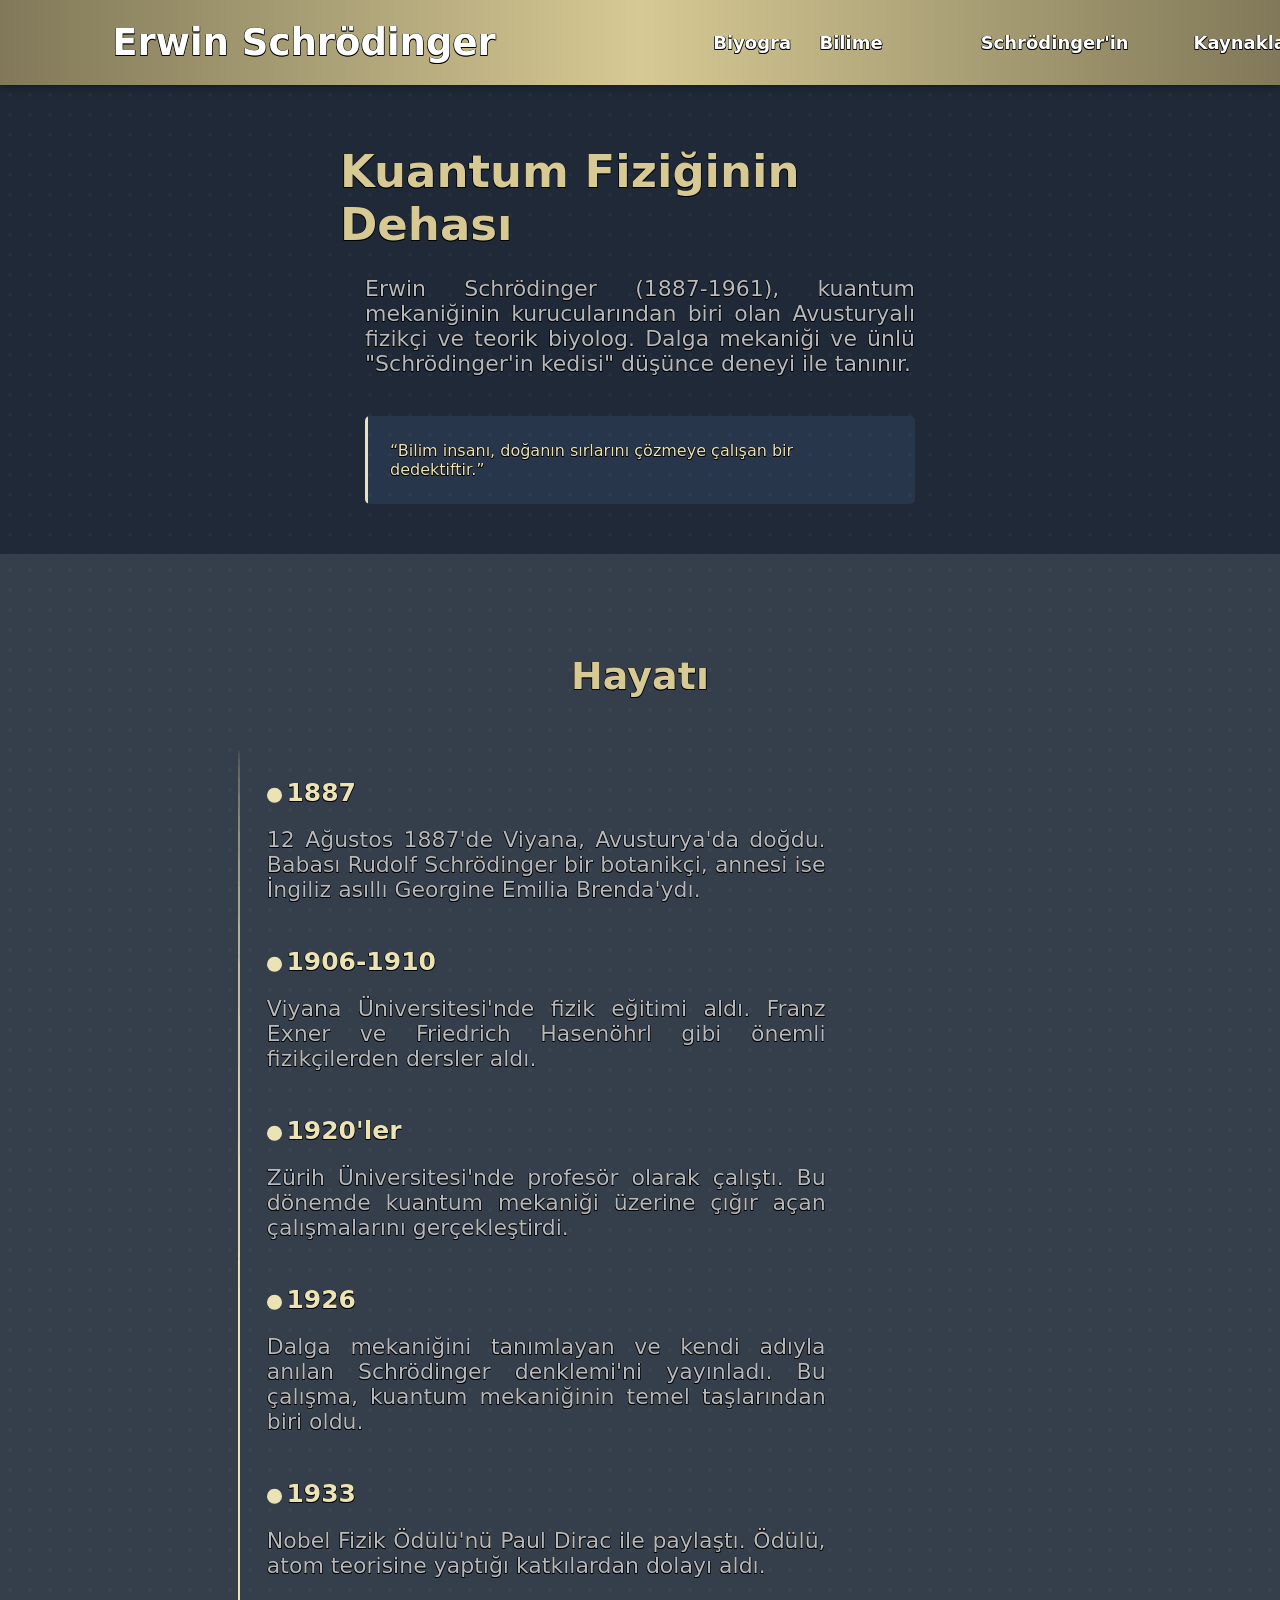
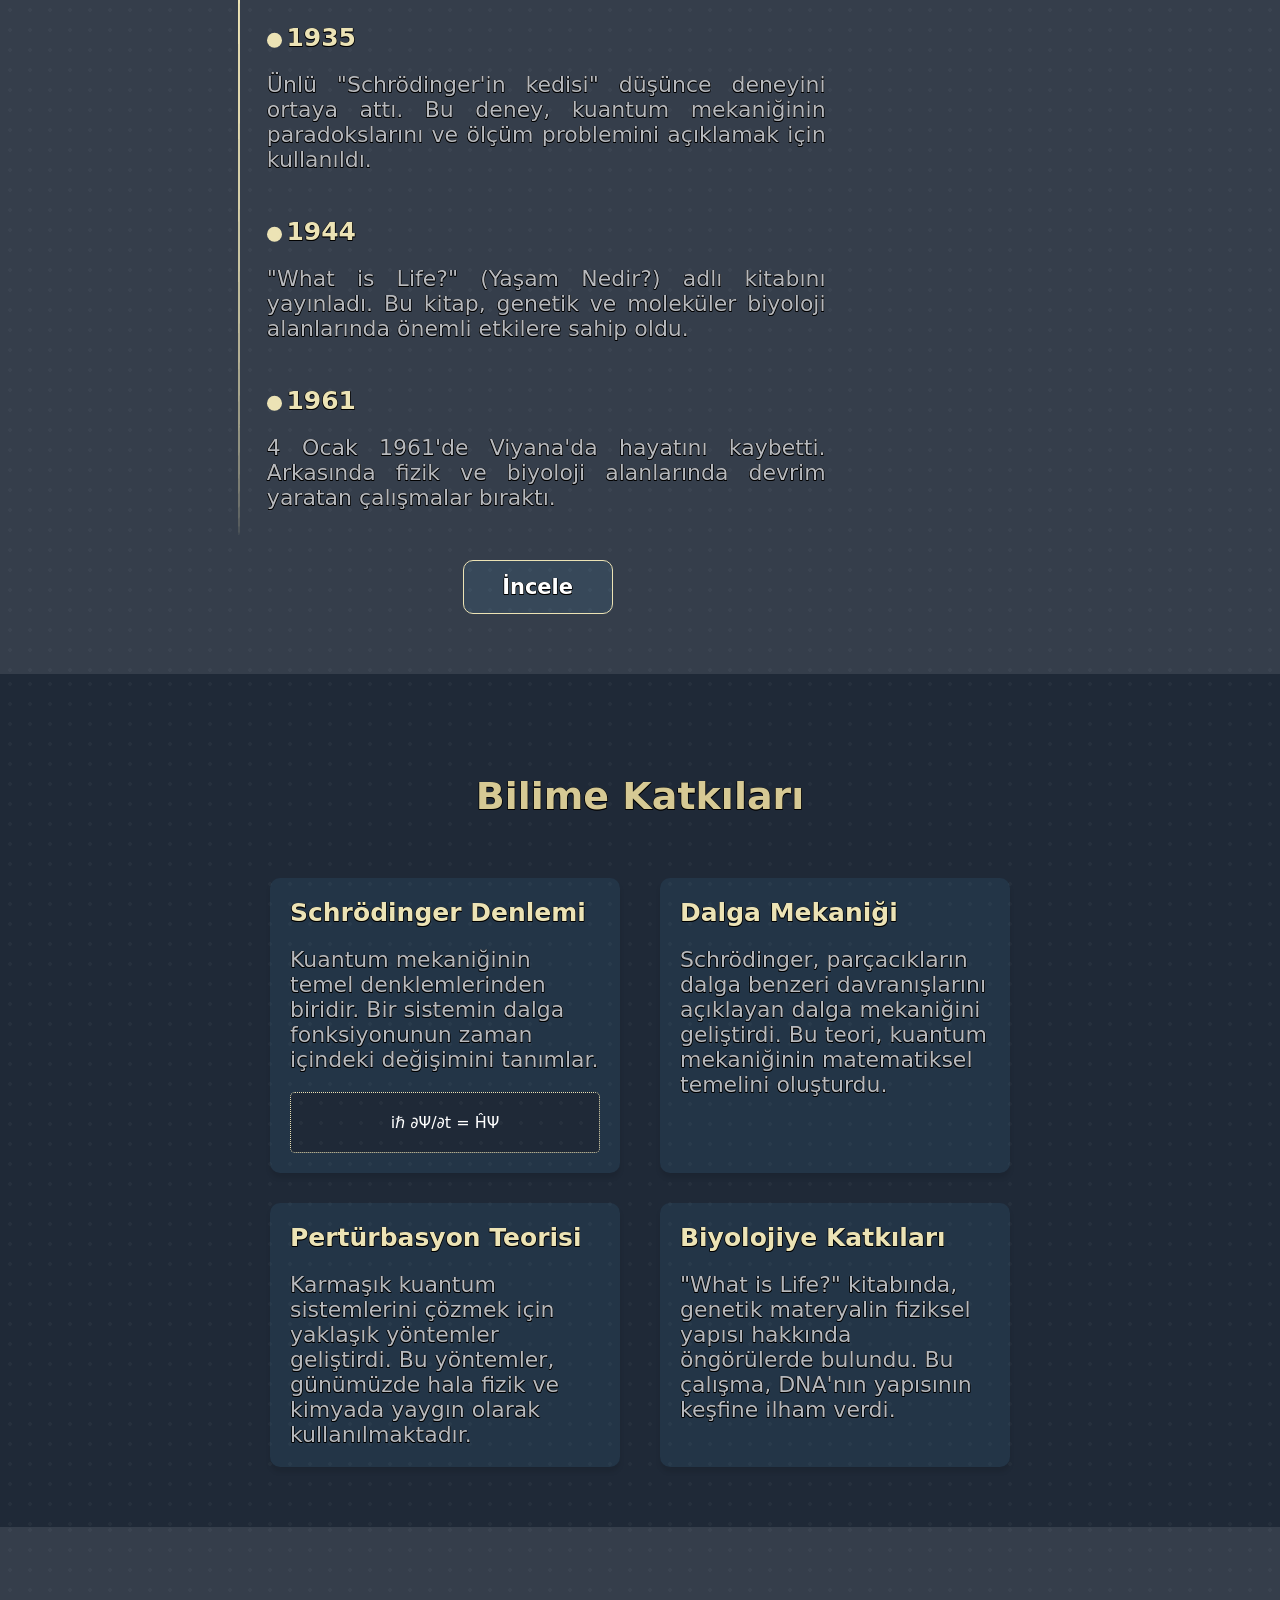
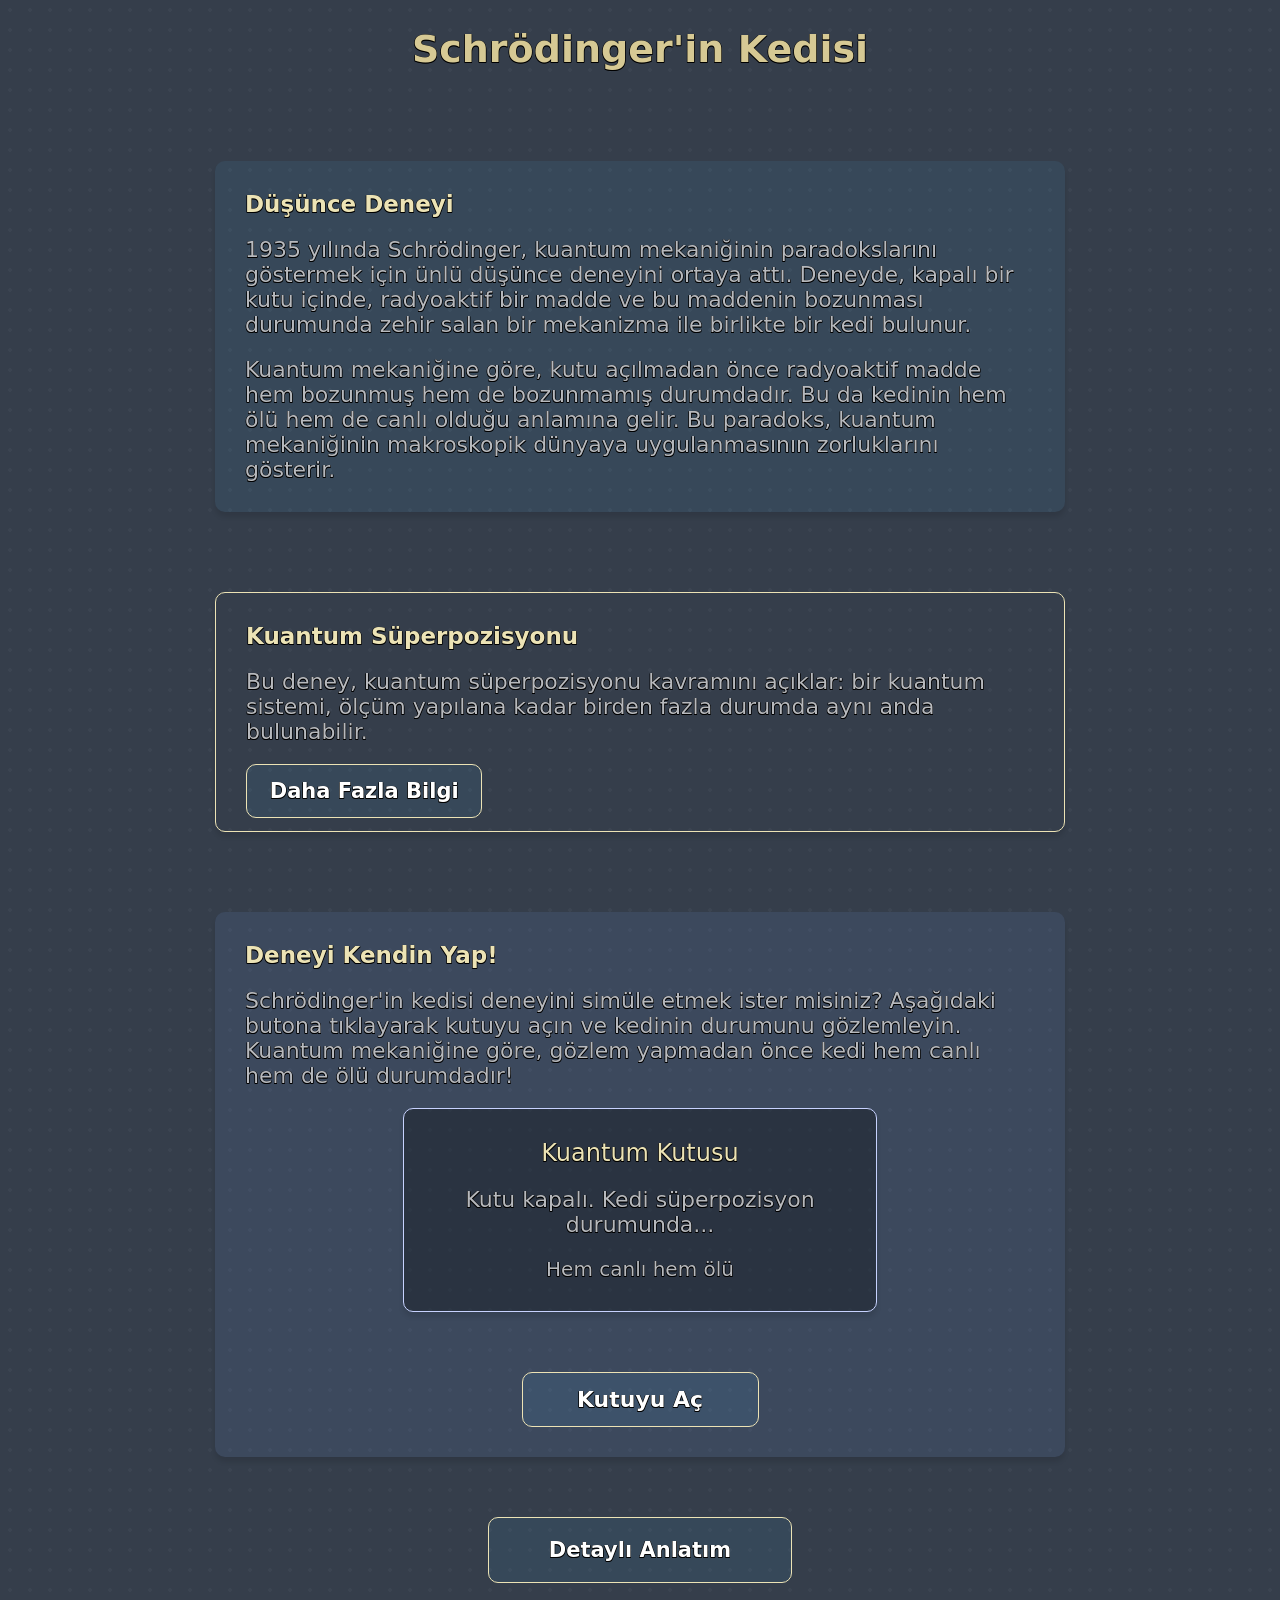
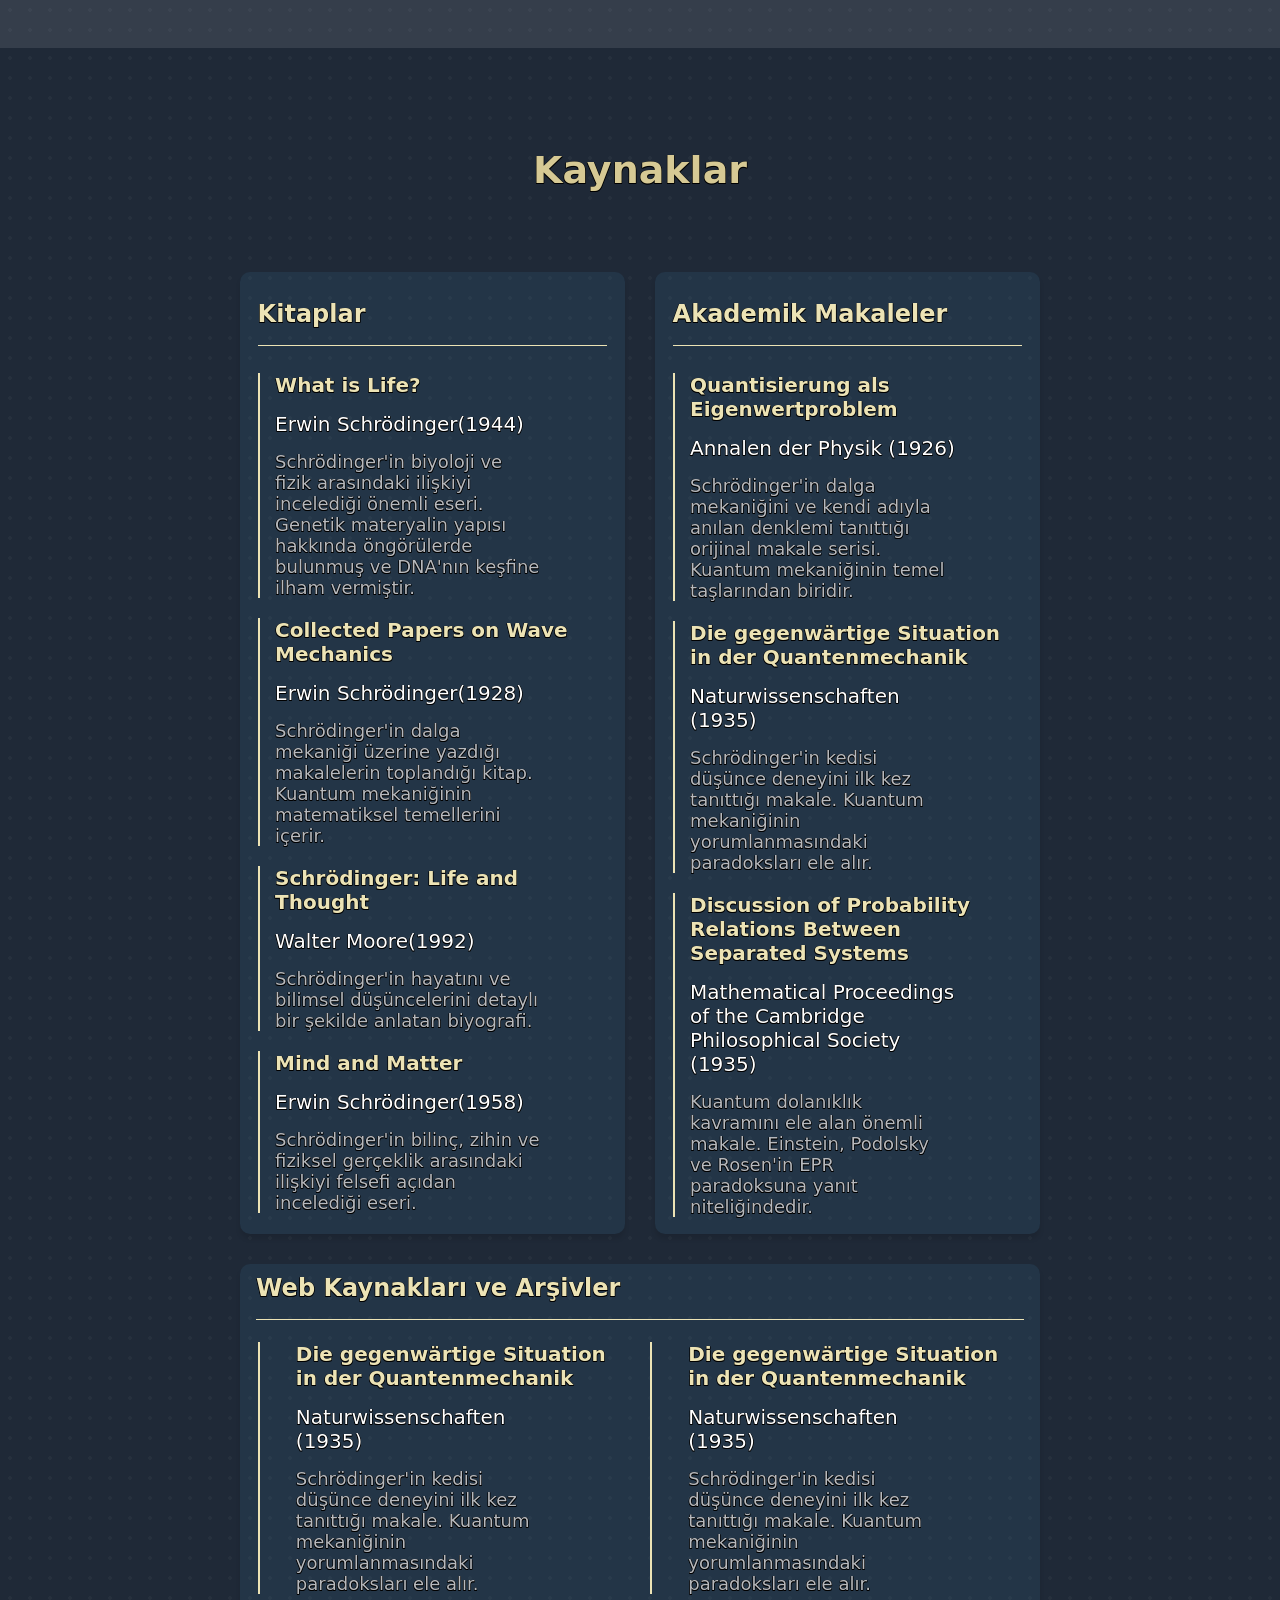
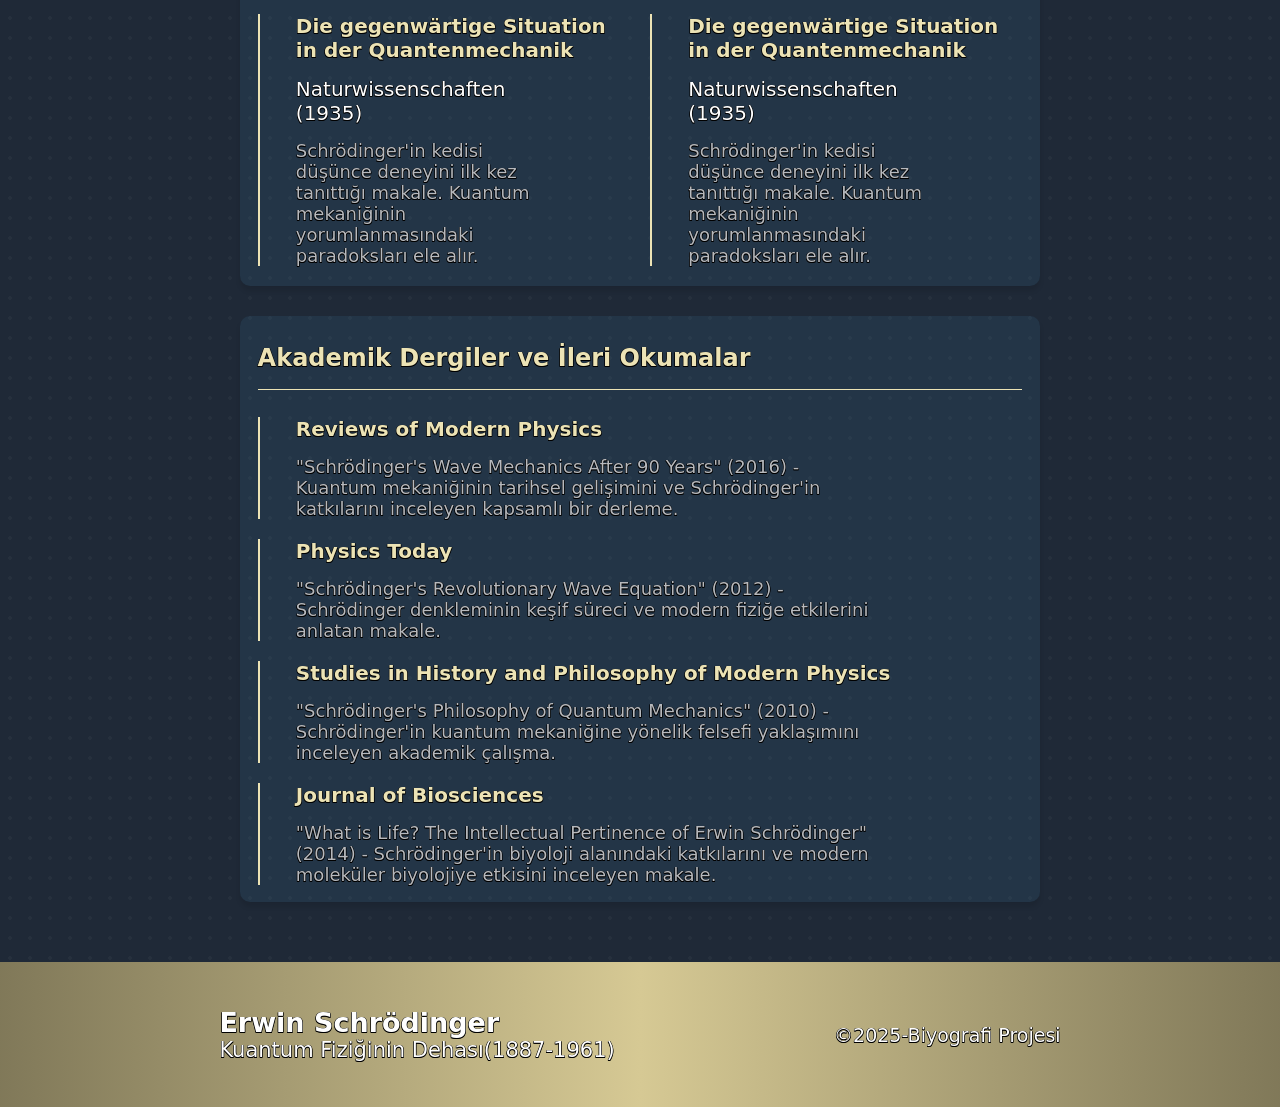
<file: index.html>
<!DOCTYPE html>
<html lang="en">

<head>
    <meta charset="UTF-8">
    <meta name="viewport" content="width=device-width, initial-scale=1.0">
    <title>Document</title>
    <link rel="stylesheet" href="style.css">
    <link rel="stylesheet" href="https://cdnjs.cloudflare.com/ajax/libs/font-awesome/6.5.0/css/all.min.css" />
</head>

<body>
    <div class="container">
        <nav>
            <div>
                <span class="navspan"><a href="index.html">Erwin Schrödinger</a></span>
                <span class="navspan">
                    <span><a href="#life">Biyografi</a></span>
                    <span><a href="#contributions">Bilime Katkıları</a></span>
                    <span><a href="#cat">Schrödinger'in Kedisi</a></span>
                    <span><a href="#sources">Kaynaklar</a></span>
                </span>
            </div>
        </nav>
        <div class="knowlodge">
            <h1>Kuantum Fiziğinin Dehası</h1>
            <p>Erwin Schrödinger (1887-1961), kuantum mekaniğinin kurucularından biri olan Avusturyalı fizikçi ve teorik
                biyolog. Dalga mekaniği ve ünlü "Schrödinger'in kedisi" düşünce deneyi ile tanınır.</p>
            <div>
                <q>Bilim insanı, doğanın sırlarını çözmeye çalışan bir dedektiftir.</q>
            </div>
        </div>
        <div id="life">
            <h1>Hayatı</h1>
            <div>
                <span>
                    <h3 class="bulletpoint">1887</h3>
                    <p>12 Ağustos 1887'de Viyana, Avusturya'da doğdu. Babası Rudolf Schrödinger bir botanikçi, annesi
                        ise İngiliz asıllı Georgine Emilia Brenda'ydı.</p>
                </span>
                <span>
                    <h3 class="bulletpoint">1906-1910</h3>
                    <p>Viyana Üniversitesi'nde fizik eğitimi aldı. Franz Exner ve Friedrich Hasenöhrl gibi önemli
                        fizikçilerden dersler aldı.</p>
                </span>
                <span>
                    <h3 class="bulletpoint">1920'ler</h3>
                    <p>Zürih Üniversitesi'nde profesör olarak çalıştı. Bu dönemde kuantum mekaniği üzerine çığır açan
                        çalışmalarını gerçekleştirdi.</p>
                </span>
                <span>
                    <h3 class="bulletpoint">1926</h3>
                    <p>Dalga mekaniğini tanımlayan ve kendi adıyla anılan Schrödinger denklemi'ni yayınladı. Bu çalışma,
                        kuantum mekaniğinin temel taşlarından biri oldu.</p>
                </span>
                <span>
                    <h3 class="bulletpoint">1933</h3>
                    <p>Nobel Fizik Ödülü'nü Paul Dirac ile paylaştı. Ödülü, atom teorisine yaptığı katkılardan dolayı
                        aldı.</p>
                </span>
                <span>
                    <h3 class="bulletpoint">1935</h3>
                    <p>Ünlü "Schrödinger'in kedisi" düşünce deneyini ortaya attı. Bu deney, kuantum mekaniğinin
                        paradokslarını ve ölçüm problemini açıklamak için kullanıldı.</p>
                </span>
                <span>
                    <h3 class="bulletpoint">1944</h3>
                    <p>"What is Life?" (Yaşam Nedir?) adlı kitabını yayınladı. Bu kitap, genetik ve moleküler biyoloji
                        alanlarında önemli etkilere sahip oldu.</p>
                </span>
                <span>
                    <h3 class="bulletpoint">1961</h3>
                    <p>4 Ocak 1961'de Viyana'da hayatını kaybetti. Arkasında fizik ve biyoloji alanlarında devrim
                        yaratan çalışmalar bıraktı.</p>
                </span>
            </div>
            <a href="life.html"><input id="lifebtn" type="button" value="İncele"></a>
        </div>
        <div id="contributions">
            <h1>Bilime Katkıları</h1>
            <div>
                <span>
                    <h3>Schrödinger Denlemi</h3>
                    <p>Kuantum mekaniğinin temel denklemlerinden biridir. Bir sistemin dalga fonksiyonunun zaman
                        içindeki değişimini tanımlar.</p>
                    <div>iℏ ∂Ψ/∂t = ĤΨ</div>
                </span>
                <span>
                    <h3>Dalga Mekaniği</h3>
                    <p>Schrödinger, parçacıkların dalga benzeri davranışlarını açıklayan dalga mekaniğini geliştirdi. Bu
                        teori, kuantum mekaniğinin matematiksel temelini oluşturdu.</p>
                </span>
            </div>
            <div>
                <span>
                    <h3>Pertürbasyon Teorisi</h3>
                    <p>Karmaşık kuantum sistemlerini çözmek için yaklaşık yöntemler geliştirdi. Bu yöntemler, günümüzde
                        hala fizik ve kimyada yaygın olarak kullanılmaktadır.</p>
                </span>
                <span>
                    <h3>Biyolojiye Katkıları</h3>
                    <p>"What is Life?" kitabında, genetik materyalin fiziksel yapısı hakkında öngörülerde bulundu. Bu
                        çalışma, DNA'nın yapısının keşfine ilham verdi.</p>
                </span>
            </div>
        </div>
        <div id="cat">
            <h1>Schrödinger'in Kedisi</h1>
            <div class="thought">
                <h3>Düşünce Deneyi</h3>
                <p>1935 yılında Schrödinger, kuantum mekaniğinin paradokslarını göstermek için ünlü düşünce deneyini
                    ortaya attı. Deneyde, kapalı bir kutu içinde, radyoaktif bir madde ve bu maddenin bozunması
                    durumunda zehir salan bir mekanizma ile birlikte bir kedi bulunur.</p>
                <p>Kuantum mekaniğine göre, kutu açılmadan önce radyoaktif madde hem bozunmuş hem de bozunmamış
                    durumdadır. Bu da kedinin hem ölü hem de canlı olduğu anlamına gelir. Bu paradoks, kuantum
                    mekaniğinin makroskopik dünyaya uygulanmasının zorluklarını gösterir.</p>
            </div>
            <div id="superposition">
                <h3>Kuantum Süperpozisyonu</h3>
                <p>Bu deney, kuantum süperpozisyonu kavramını açıklar: bir kuantum sistemi, ölçüm yapılana kadar birden
                    fazla durumda aynı anda bulunabilir.</p>
                <span><input id="toggleExplanation" type="button" value="Daha Fazla Bilgi"></span>
                <div id="explanation" class="hidden">
                    <p>Schrödinger'in kedisi düşünce deneyi, kuantum mekaniğinin yorumlanmasında ortaya çıkan çeşitli
                        felsefi sorunları ele alır:</p>
                    <p class="bulletpoint">Ölçüm problemi: Gözlem, kuantum sisteminin durumunu nasıl etkiler?</p>
                    <p class="bulletpoint">Makroskopik süperpozisyon: Kuantum etkileri makroskopik nesnelere nasıl
                        uygulanır?</p>
                    <p class="bulletpoint">Gerçekliğin doğası: Gözlemden bağımsız bir gerçeklik var mıdır?</p>
                    <p>Bu düşünce deneyi, fizik ve felsefe alanlarında hala tartışılmaya devam etmektedir.</p>
                </div>
            </div>
            <div class="experiment">
                <h3>Deneyi Kendin Yap!</h3>
                <p>Schrödinger'in kedisi deneyini simüle etmek ister misiniz? Aşağıdaki butona tıklayarak kutuyu açın ve
                    kedinin durumunu gözlemleyin. Kuantum mekaniğine göre, gözlem yapmadan önce kedi hem canlı hem de
                    ölü durumdadır!</p>
                <div id="catBox">
                    <h4>Kuantum Kutusu</h4>
                    <p>Kutu kapalı. Kedi süperpozisyon durumunda...</p>
                    <p>Hem canlı hem ölü</p>
                </div>
                <div id="alive" class="show">

                </div>
                <div id="dead" class="">

                </div>
                <span><input id="openBox" type="button" value="Kutuyu Aç"></span>
            </div>
            <button id="expBtn"><a href="experiment.html">Detaylı Anlatım</a></button>
        </div>
        <div id="sources">
            <h1>Kaynaklar</h1>
            <div class="out">
                <div class="in">
                    <h2>Kitaplar</h2>
                    <div>
                        <h3>What is Life?</h3>
                        <p class="author">Erwin Schrödinger(1944)</p>
                        <p>Schrödinger'in biyoloji ve fizik arasındaki ilişkiyi incelediği önemli eseri. Genetik
                            materyalin yapısı hakkında öngörülerde bulunmuş ve DNA'nın keşfine ilham vermiştir.</p>
                    </div>
                    <div>
                        <h3>Collected Papers on Wave Mechanics</h3>
                        <p class="author">Erwin Schrödinger(1928)</p>
                        <p>Schrödinger'in dalga mekaniği üzerine yazdığı makalelerin toplandığı kitap. Kuantum
                            mekaniğinin matematiksel temellerini içerir.</p>
                    </div>
                    <div>
                        <h3>Schrödinger: Life and Thought</h3>
                        <p class="author">Walter Moore(1992)</p>
                        <p>Schrödinger'in hayatını ve bilimsel düşüncelerini detaylı bir şekilde anlatan biyografi.</p>
                    </div>
                    <div>
                        <h3>Mind and Matter</h3>
                        <p class="author">Erwin Schrödinger(1958)</p>
                        <p>Schrödinger'in bilinç, zihin ve fiziksel gerçeklik arasındaki ilişkiyi felsefi açıdan
                            incelediği eseri.</p>
                    </div>
                </div>
                <div class="in">
                    <h2>Akademik Makaleler</h2>
                    <div>
                        <h3>Quantisierung als Eigenwertproblem</h3>
                        <p class="author">Annalen der Physik (1926)</p>
                        <p>Schrödinger'in dalga mekaniğini ve kendi adıyla anılan denklemi tanıttığı orijinal makale
                            serisi. Kuantum mekaniğinin temel taşlarından biridir.</p>
                    </div>
                    <div>
                        <h3>Die gegenwärtige Situation in der Quantenmechanik</h3>
                        <p class="author">Naturwissenschaften (1935)</p>
                        <p>Schrödinger'in kedisi düşünce deneyini ilk kez tanıttığı makale. Kuantum mekaniğinin
                            yorumlanmasındaki paradoksları ele alır.</p>
                    </div>
                    <div>
                        <h3>Discussion of Probability Relations Between Separated Systems</h3>
                        <p class="author">Mathematical Proceedings of the Cambridge Philosophical Society (1935)</p>
                        <p>Kuantum dolanıklık kavramını ele alan önemli makale. Einstein, Podolsky ve Rosen'in EPR
                            paradoksuna yanıt niteliğindedir.</p>
                    </div>
                </div>
            </div>
            <div class="out web">
                <h2>Web Kaynakları ve Arşivler</h2>
                <div class="in">
                    <div>
                        <h3>Die gegenwärtige Situation in der Quantenmechanik</h3>
                        <p class="author">Naturwissenschaften (1935)</p>
                        <p>Schrödinger'in kedisi düşünce deneyini ilk kez tanıttığı makale. Kuantum mekaniğinin
                            yorumlanmasındaki paradoksları ele alır.</p>
                    </div>
                    <div>
                        <h3>Die gegenwärtige Situation in der Quantenmechanik</h3>
                        <p class="author">Naturwissenschaften (1935)</p>
                        <p>Schrödinger'in kedisi düşünce deneyini ilk kez tanıttığı makale. Kuantum mekaniğinin
                            yorumlanmasındaki paradoksları ele alır.</p>
                    </div>
                </div>
                <div class="in">
                    <div>
                        <h3>Die gegenwärtige Situation in der Quantenmechanik</h3>
                        <p class="author">Naturwissenschaften (1935)</p>
                        <p>Schrödinger'in kedisi düşünce deneyini ilk kez tanıttığı makale. Kuantum mekaniğinin
                            yorumlanmasındaki paradoksları ele alır.</p>
                    </div>
                    <div>
                        <h3>Die gegenwärtige Situation in der Quantenmechanik</h3>
                        <p class="author">Naturwissenschaften (1935)</p>
                        <p>Schrödinger'in kedisi düşünce deneyini ilk kez tanıttığı makale. Kuantum mekaniğinin
                            yorumlanmasındaki paradoksları ele alır.</p>
                    </div>
                </div>
            </div>
            <div class="out">
                <div class="in">
                    <h2>Akademik Dergiler ve İleri Okumalar</h2>
                    <div>
                        <h3>Reviews of Modern Physics</h3>
                        <p>"Schrödinger's Wave Mechanics After 90 Years" (2016) - Kuantum mekaniğinin tarihsel
                            gelişimini ve Schrödinger'in katkılarını inceleyen kapsamlı bir derleme.</p>
                    </div>
                    <div>
                        <h3>Physics Today</h3>
                        <p>"Schrödinger's Revolutionary Wave Equation" (2012) - Schrödinger denkleminin keşif süreci ve
                            modern fiziğe etkilerini anlatan makale.</p>
                    </div>
                    <div>
                        <h3>Studies in History and Philosophy of Modern Physics</h3>
                        <p>"Schrödinger's Philosophy of Quantum Mechanics" (2010) - Schrödinger'in kuantum mekaniğine
                            yönelik felsefi yaklaşımını inceleyen akademik çalışma.</p>
                    </div>
                    <div>
                        <h3>Journal of Biosciences</h3>
                        <p>"What is Life? The Intellectual Pertinence of Erwin Schrödinger" (2014) - Schrödinger'in
                            biyoloji alanındaki katkılarını ve modern moleküler biyolojiye etkisini inceleyen makale.
                        </p>
                    </div>
                </div>
            </div>
            <button onclick="scrollToTop()" id="scrollTopBtn" title="Yukarı Çık">
                <i class="fas fa-arrow-up"></i>
            </button>
        </div>
        <footer>
            <div>
                <h3>Erwin Schrödinger</h3>
                <p>Kuantum Fiziğinin Dehası(1887-1961)</p>
            </div>
            <p>&copy;2025-Biyografi Projesi</p>
        </footer>
    </div>
    <script src="app.js"></script>
    <script src="scrollBtn.js"></script>
</body>

</html>
</file>
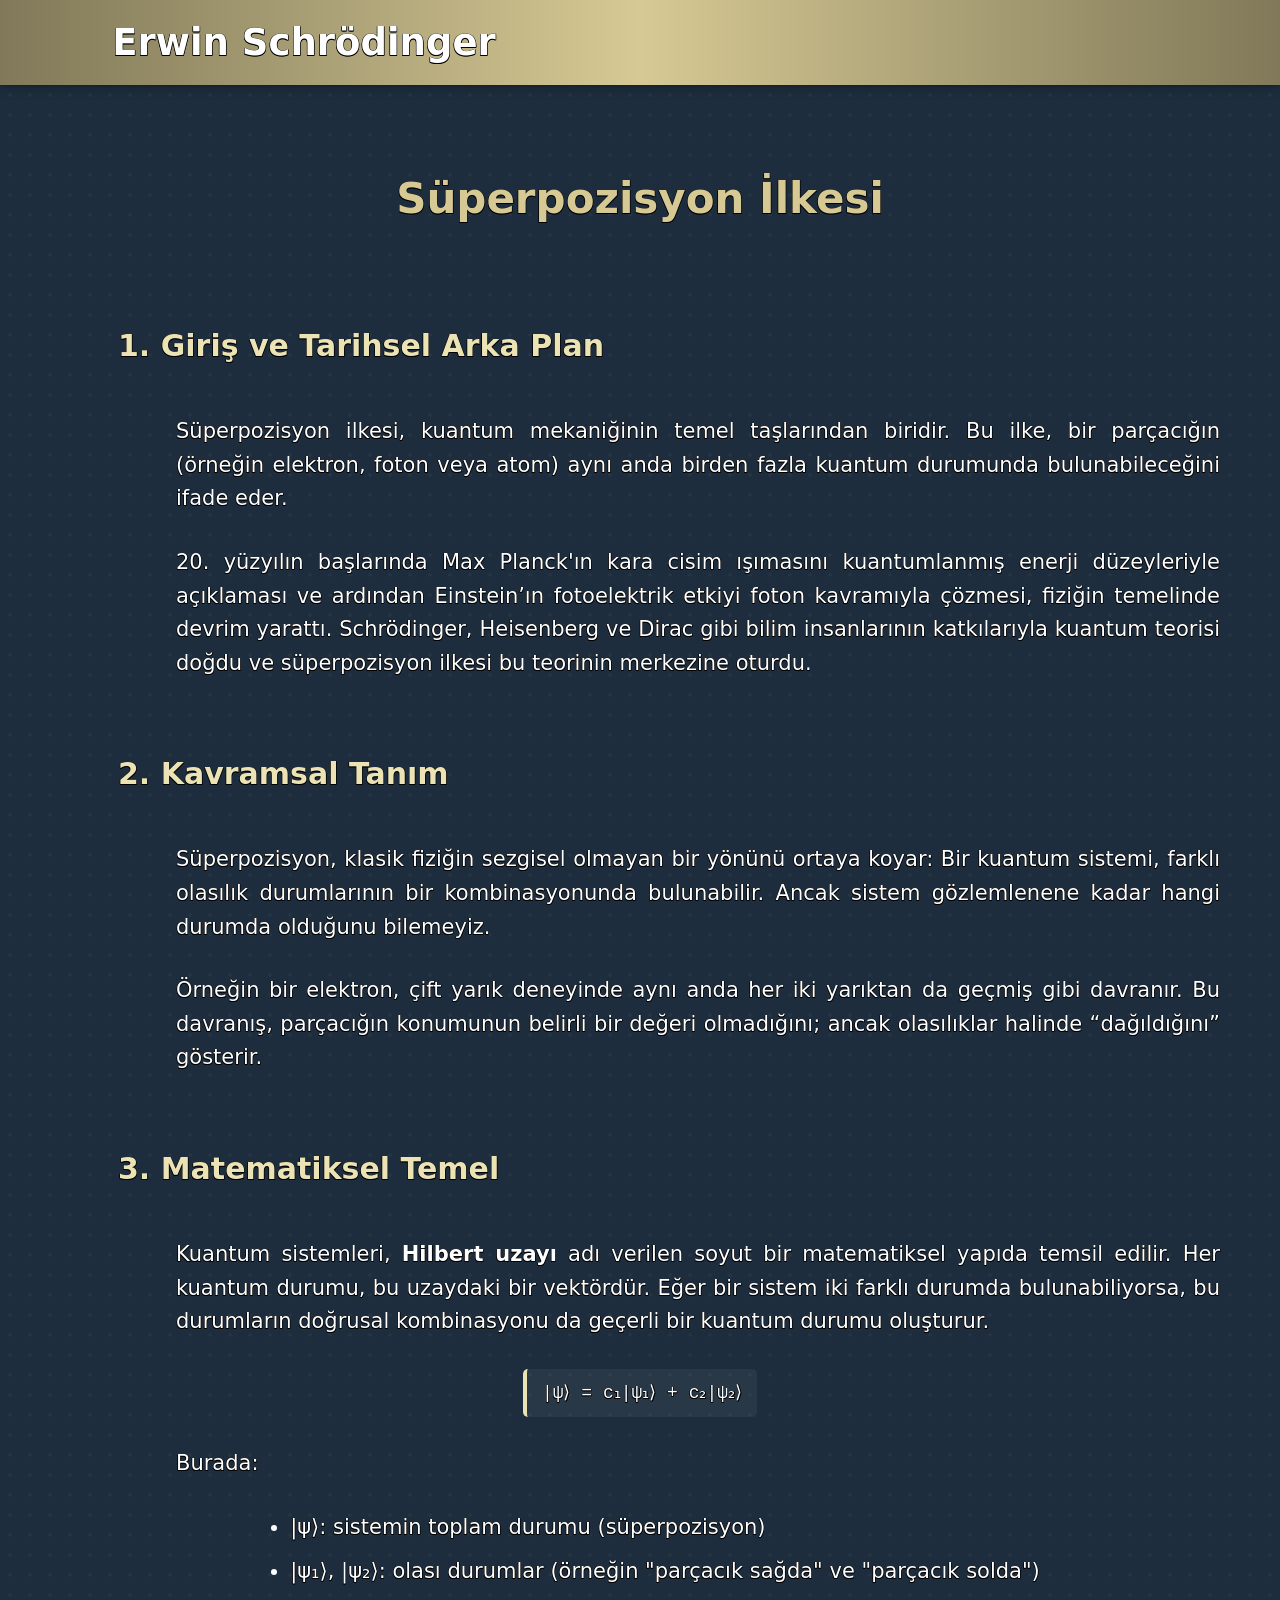
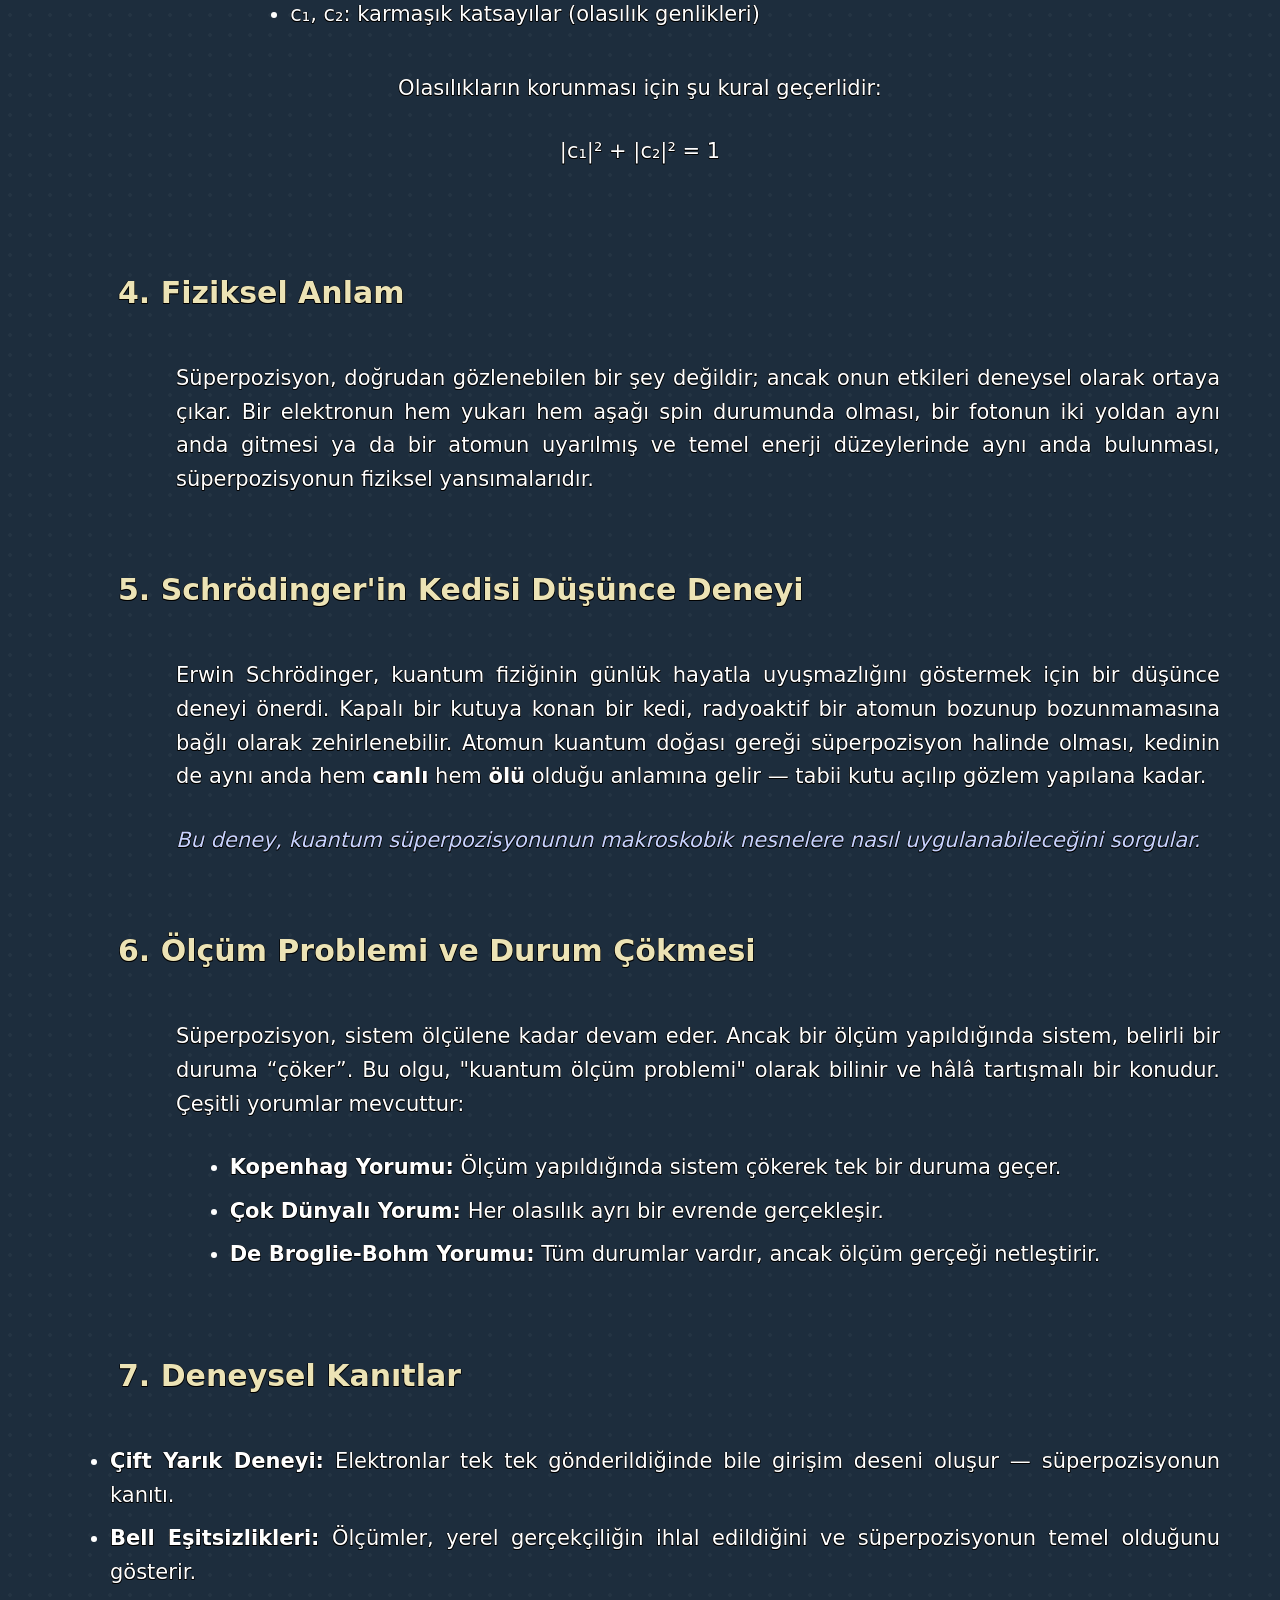
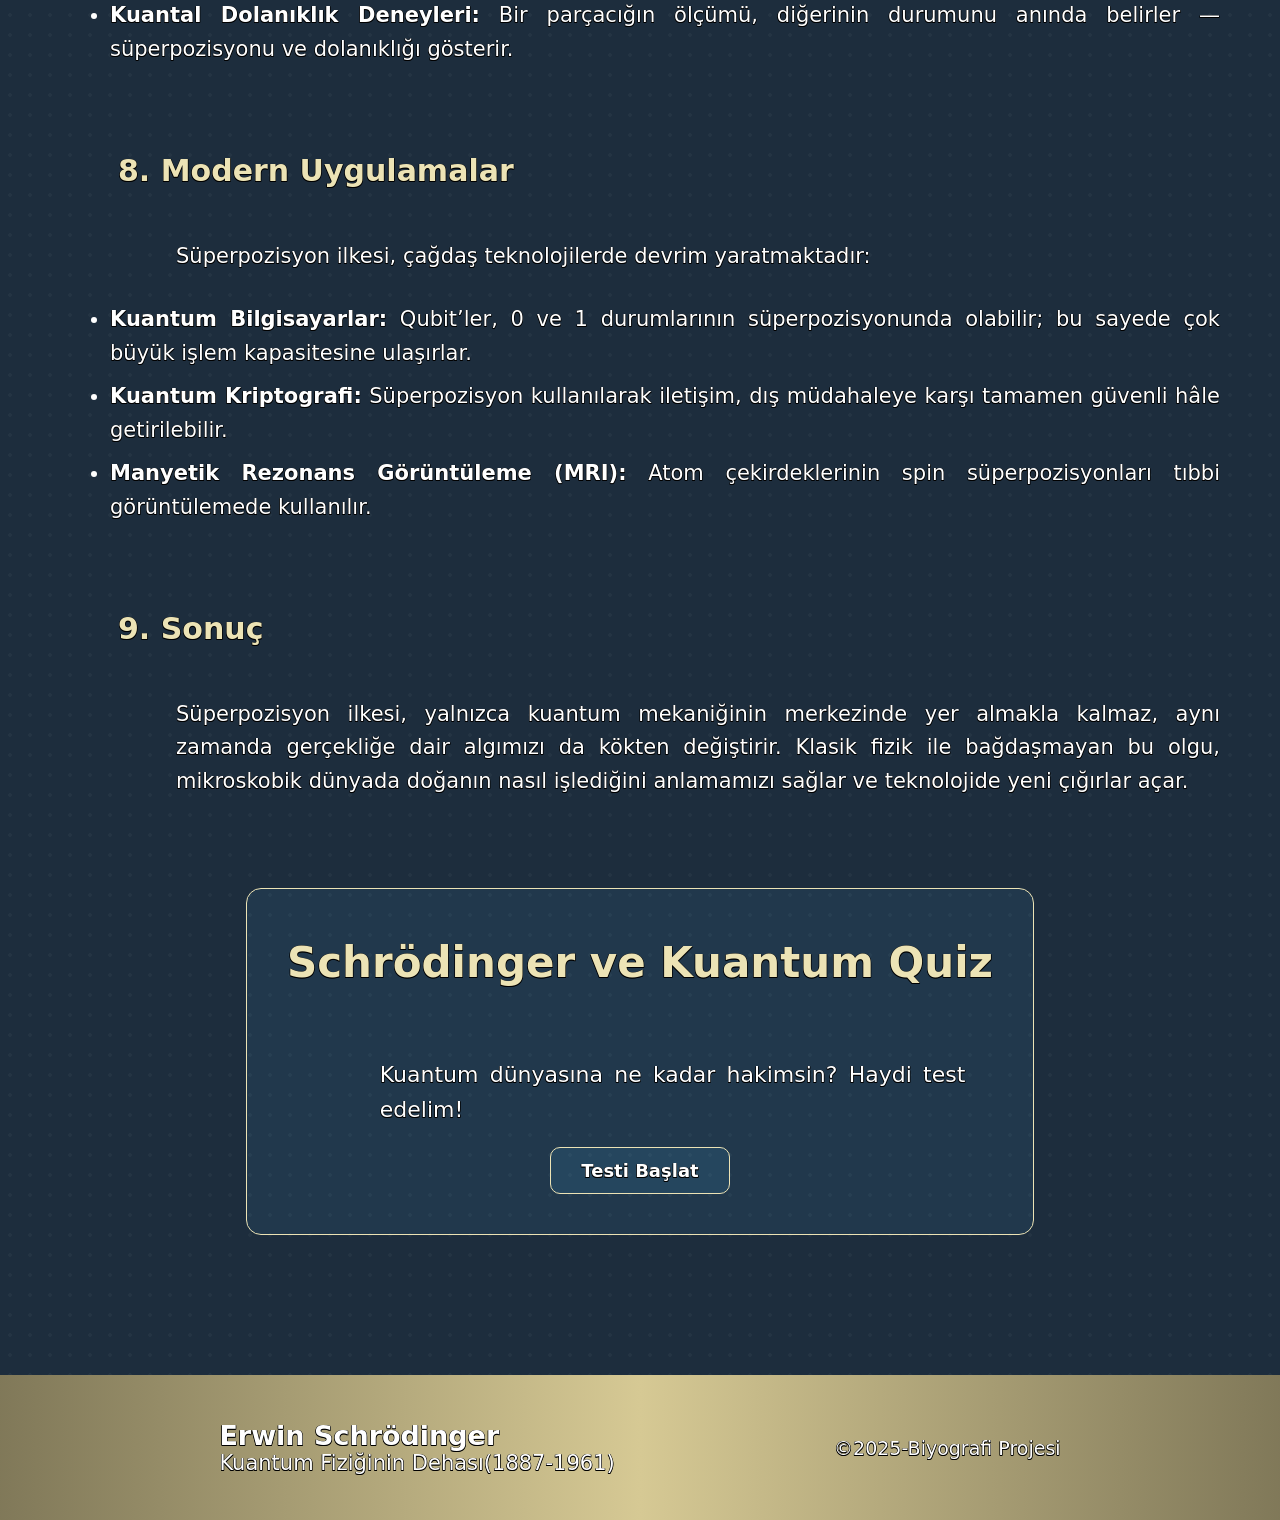
<file: experiment.html>
<!DOCTYPE html>
<html lang="en">

<head>
    <meta charset="UTF-8">
    <meta name="viewport" content="width=device-width, initial-scale=1.0">
    <title>Document</title>
    <link rel="stylesheet" href="style.css">
    <link rel="stylesheet" href="expStyle.css">
    <link rel="stylesheet" href="https://cdnjs.cloudflare.com/ajax/libs/font-awesome/6.5.0/css/all.min.css" />

    <style>
        body {
            display: flex;
            flex-direction: column;
            min-height: 100vh;
        }

        #content {
            flex: 1;
        }

        nav {
            position: sticky;
            bottom: 0;
        }
    </style>
</head>

<body>
    <nav>
        <div>
            <span class="navspan"><a href="index.html">Erwin Schrödinger</a></span>
            <span class="navspan">
                <span><a href="#"></a></span>
                <span><a href="#"></a></span>
                <span><a href="#"></a></span>
                <span><a href="#"></a></span>
            </span>
        </div>
    </nav>
    <div id="content">
        <section>
            <h1>Süperpozisyon İlkesi</h1>

            <h2>1. Giriş ve Tarihsel Arka Plan</h2>
            <p>
                Süperpozisyon ilkesi, kuantum mekaniğinin temel taşlarından biridir. Bu ilke, bir parçacığın (örneğin
                elektron, foton veya atom) aynı anda birden fazla kuantum durumunda bulunabileceğini ifade eder.
            </p>
            <p>
                20. yüzyılın başlarında Max Planck'ın kara cisim ışımasını kuantumlanmış enerji düzeyleriyle açıklaması
                ve ardından Einstein’ın fotoelektrik etkiyi foton kavramıyla çözmesi, fiziğin temelinde devrim yarattı.
                Schrödinger, Heisenberg ve Dirac gibi bilim insanlarının katkılarıyla kuantum teorisi doğdu ve
                süperpozisyon ilkesi bu teorinin merkezine oturdu.
            </p>

            <h2>2. Kavramsal Tanım</h2>
            <p>
                Süperpozisyon, klasik fiziğin sezgisel olmayan bir yönünü ortaya koyar: Bir kuantum sistemi, farklı
                olasılık durumlarının bir kombinasyonunda bulunabilir. Ancak sistem gözlemlenene kadar hangi durumda
                olduğunu bilemeyiz.
            </p>
            <p>
                Örneğin bir elektron, çift yarık deneyinde aynı anda her iki yarıktan da geçmiş gibi davranır. Bu
                davranış, parçacığın konumunun belirli bir değeri olmadığını; ancak olasılıklar halinde “dağıldığını”
                gösterir.
            </p>

            <h2>3. Matematiksel Temel</h2>
            <p>
                Kuantum sistemleri, <strong>Hilbert uzayı</strong> adı verilen soyut bir matematiksel yapıda temsil
                edilir. Her kuantum durumu, bu uzaydaki bir vektördür. Eğer bir sistem iki farklı durumda
                bulunabiliyorsa, bu durumların doğrusal kombinasyonu da geçerli bir kuantum durumu oluşturur.
            </p>
            <pre>|ψ⟩ = c₁|ψ₁⟩ + c₂|ψ₂⟩</pre>
            <p>
                Burada:
            <ul>
                <li><code>|ψ⟩</code>: sistemin toplam durumu (süperpozisyon)</li>
                <li><code>|ψ₁⟩, |ψ₂⟩</code>: olası durumlar (örneğin "parçacık sağda" ve "parçacık solda")</li>
                <li><code>c₁, c₂</code>: karmaşık katsayılar (olasılık genlikleri)</li>
            </ul>
            Olasılıkların korunması için şu kural geçerlidir:
            <code>|c₁|² + |c₂|² = 1</code>
            </p>

            <h2>4. Fiziksel Anlam</h2>
            <p>
                Süperpozisyon, doğrudan gözlenebilen bir şey değildir; ancak onun etkileri deneysel olarak ortaya çıkar.
                Bir elektronun hem yukarı hem aşağı spin durumunda olması, bir fotonun iki yoldan aynı anda gitmesi ya
                da bir atomun uyarılmış ve temel enerji düzeylerinde aynı anda bulunması, süperpozisyonun fiziksel
                yansımalarıdır.
            </p>

            <h2>5. Schrödinger'in Kedisi Düşünce Deneyi</h2>
            <p>
                Erwin Schrödinger, kuantum fiziğinin günlük hayatla uyuşmazlığını göstermek için bir düşünce deneyi
                önerdi. Kapalı bir kutuya konan bir kedi, radyoaktif bir atomun bozunup bozunmamasına bağlı olarak
                zehirlenebilir. Atomun kuantum doğası gereği süperpozisyon halinde olması, kedinin de aynı anda hem
                <strong>canlı</strong> hem <strong>ölü</strong> olduğu anlamına gelir — tabii kutu açılıp gözlem
                yapılana kadar.
            </p>
            <p><em>Bu deney, kuantum süperpozisyonunun makroskobik nesnelere nasıl uygulanabileceğini sorgular.</em></p>

            <h2>6. Ölçüm Problemi ve Durum Çökmesi</h2>
            <p>
                Süperpozisyon, sistem ölçülene kadar devam eder. Ancak bir ölçüm yapıldığında sistem, belirli bir duruma
                “çöker”. Bu olgu, "kuantum ölçüm problemi" olarak bilinir ve hâlâ tartışmalı bir konudur. Çeşitli
                yorumlar mevcuttur:
            </p>
            <ul>
                <li><strong>Kopenhag Yorumu:</strong> Ölçüm yapıldığında sistem çökerek tek bir duruma geçer.</li>
                <li><strong>Çok Dünyalı Yorum:</strong> Her olasılık ayrı bir evrende gerçekleşir.</li>
                <li><strong>De Broglie-Bohm Yorumu:</strong> Tüm durumlar vardır, ancak ölçüm gerçeği netleştirir.</li>
            </ul>

            <h2>7. Deneysel Kanıtlar</h2>
            <ul>
                <li><strong>Çift Yarık Deneyi:</strong> Elektronlar tek tek gönderildiğinde bile girişim deseni oluşur —
                    süperpozisyonun kanıtı.</li>
                <li><strong>Bell Eşitsizlikleri:</strong> Ölçümler, yerel gerçekçiliğin ihlal edildiğini ve
                    süperpozisyonun temel olduğunu gösterir.</li>
                <li><strong>Kuantal Dolanıklık Deneyleri:</strong> Bir parçacığın ölçümü, diğerinin durumunu anında
                    belirler — süperpozisyonu ve dolanıklığı gösterir.</li>
            </ul>

            <h2>8. Modern Uygulamalar</h2>
            <p>
                Süperpozisyon ilkesi, çağdaş teknolojilerde devrim yaratmaktadır:
            </p>
            <ul>
                <li><strong>Kuantum Bilgisayarlar:</strong> Qubit’ler, 0 ve 1 durumlarının süperpozisyonunda olabilir;
                    bu sayede çok büyük işlem kapasitesine ulaşırlar.</li>
                <li><strong>Kuantum Kriptografi:</strong> Süperpozisyon kullanılarak iletişim, dış müdahaleye karşı
                    tamamen güvenli hâle getirilebilir.</li>
                <li><strong>Manyetik Rezonans Görüntüleme (MRI):</strong> Atom çekirdeklerinin spin süperpozisyonları
                    tıbbi görüntülemede kullanılır.</li>
            </ul>

            <h2>9. Sonuç</h2>
            <p>
                Süperpozisyon ilkesi, yalnızca kuantum mekaniğinin merkezinde yer almakla kalmaz, aynı zamanda
                gerçekliğe dair algımızı da kökten değiştirir. Klasik fizik ile bağdaşmayan bu olgu, mikroskobik dünyada
                doğanın nasıl işlediğini anlamamızı sağlar ve teknolojide yeni çığırlar açar.
            </p>
            <section id="quizSection">
                <h1>Schrödinger ve Kuantum Quiz</h1>

                <!-- Başlangıç ekranı -->
                <div id="startScreen">
                    <p>Kuantum dünyasına ne kadar hakimsin? Haydi test edelim!</p>
                    <button onclick="startQuiz()">Testi Başlat</button>
                </div>

                <!-- Soru ekranı -->
                <div id="questionContainer" style="display:none;"></div>
                <button id="nextBtn" onclick="nextQuestion()" style="display:none;">Sonraki</button>

                <!-- Sonuç ekranı -->
                <div id="resultScreen" style="display:none;">
                    <p id="quizResult"></p>
                    <button onclick="restartQuiz()">Tekrar Çöz</button>
                </div>
            </section>

        </section>
    </div>
    <button onclick="scrollToTop()" id="scrollTopBtn" title="Yukarı Çık">
        <i class="fas fa-arrow-up"></i>
    </button>
    <footer>
        <div>
            <h3>Erwin Schrödinger</h3>
            <p>Kuantum Fiziğinin Dehası(1887-1961)</p>
        </div>
        <p>&copy;2025-Biyografi Projesi</p>
    </footer>
    <script src="expScript.js"></script>
    <script src="scrollBtn.js"></script>
</body>

</html>
</file>
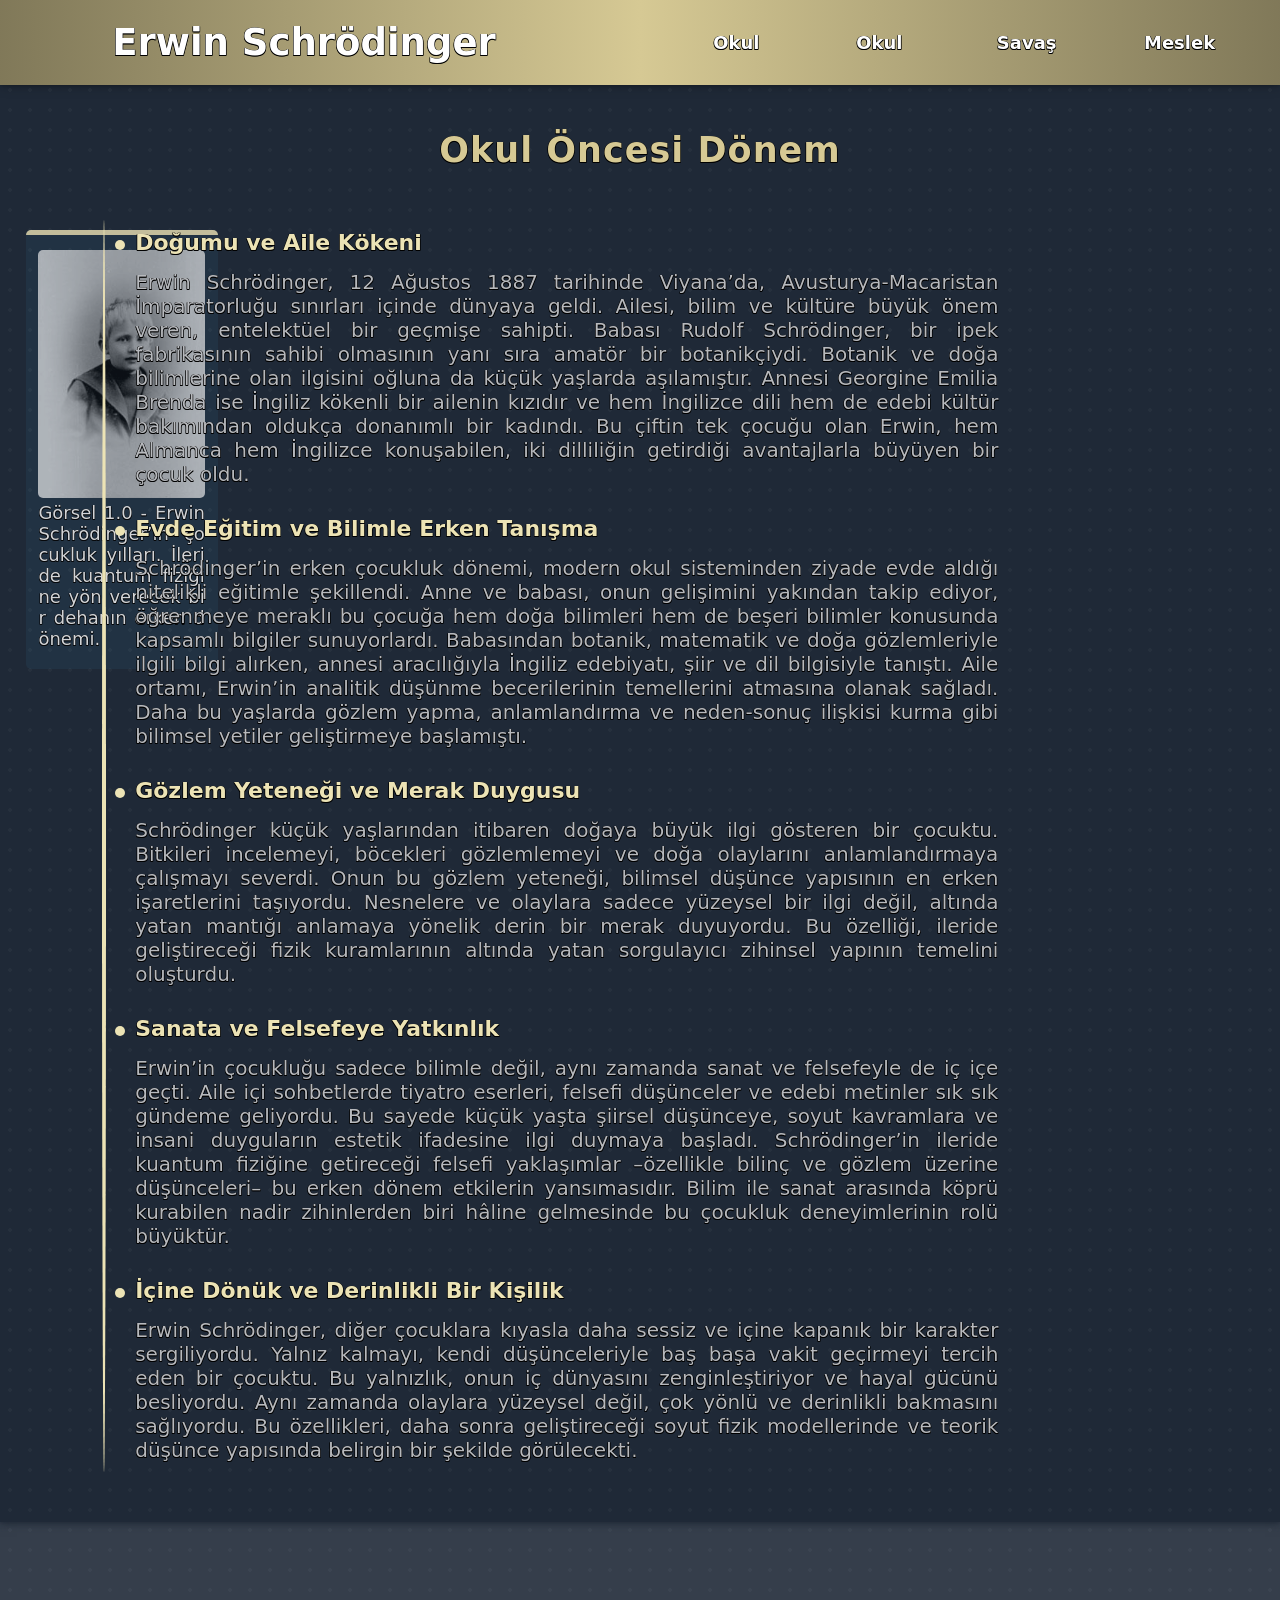
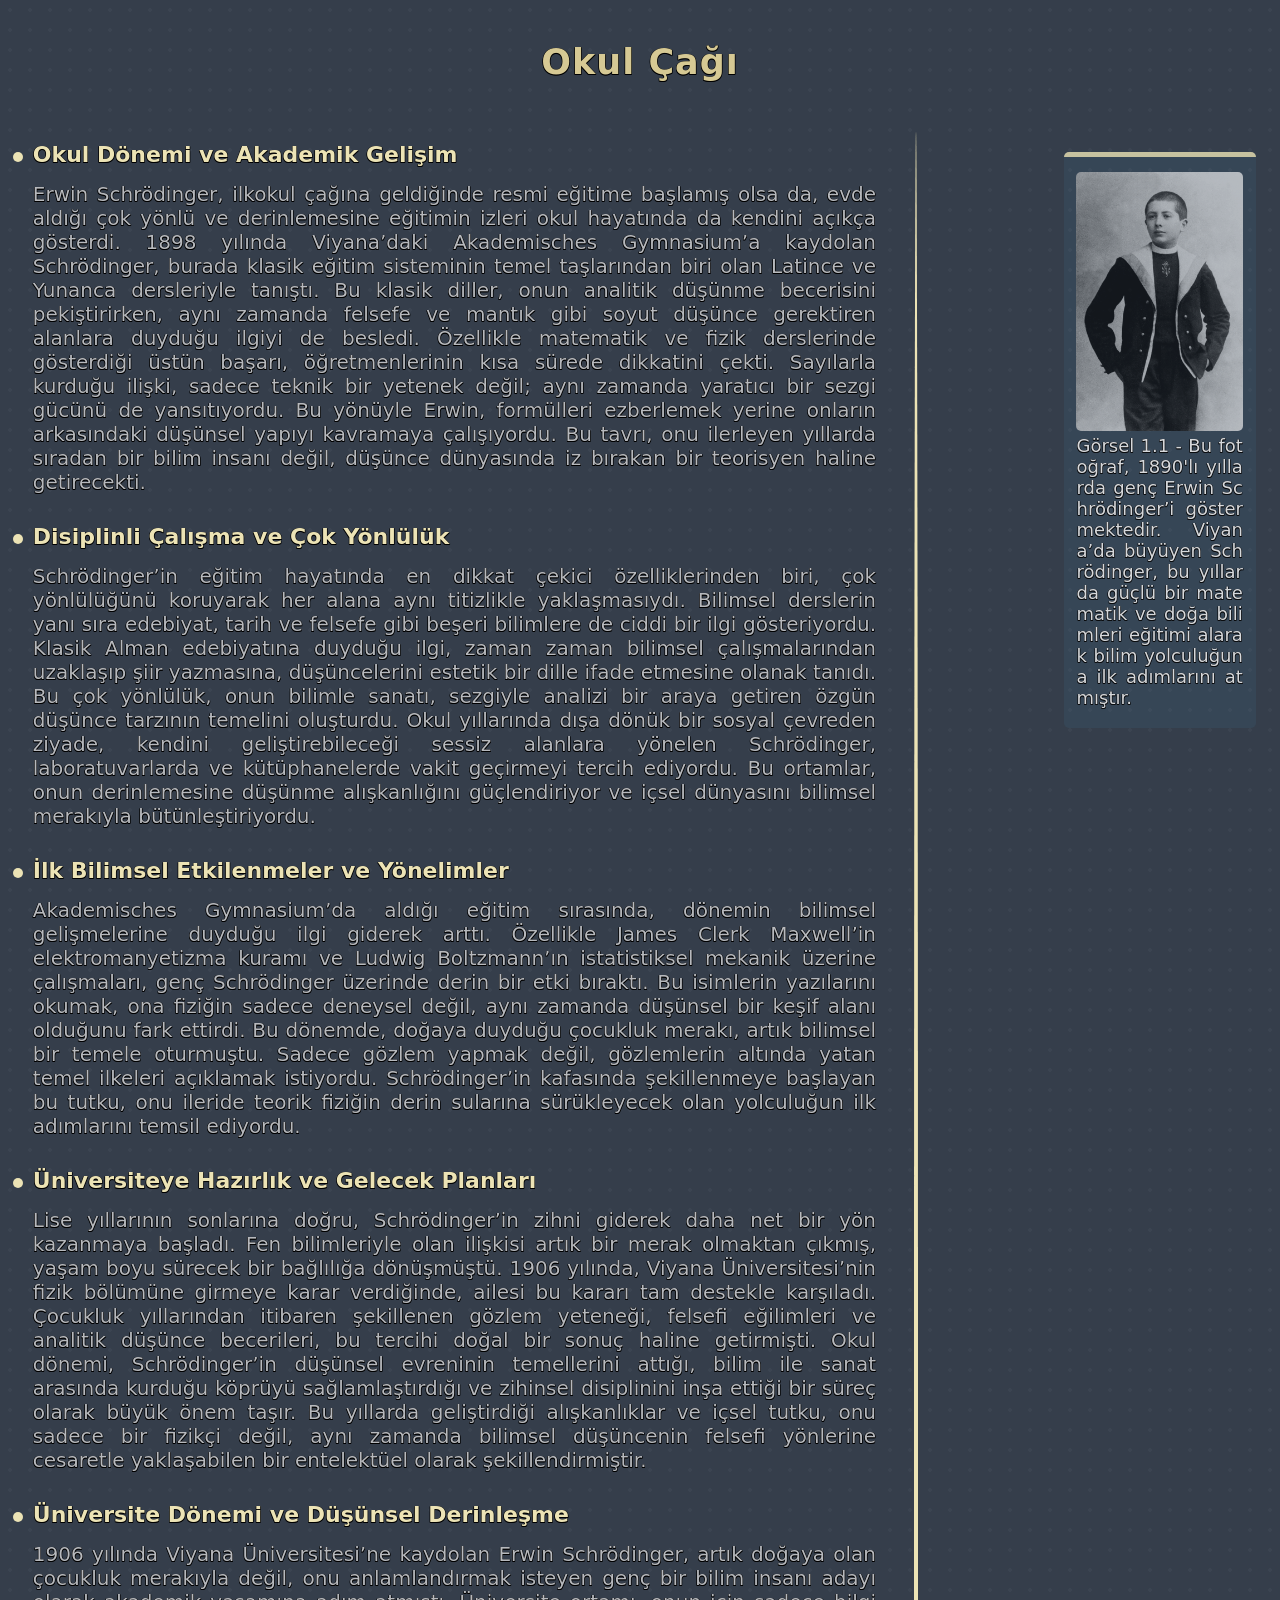
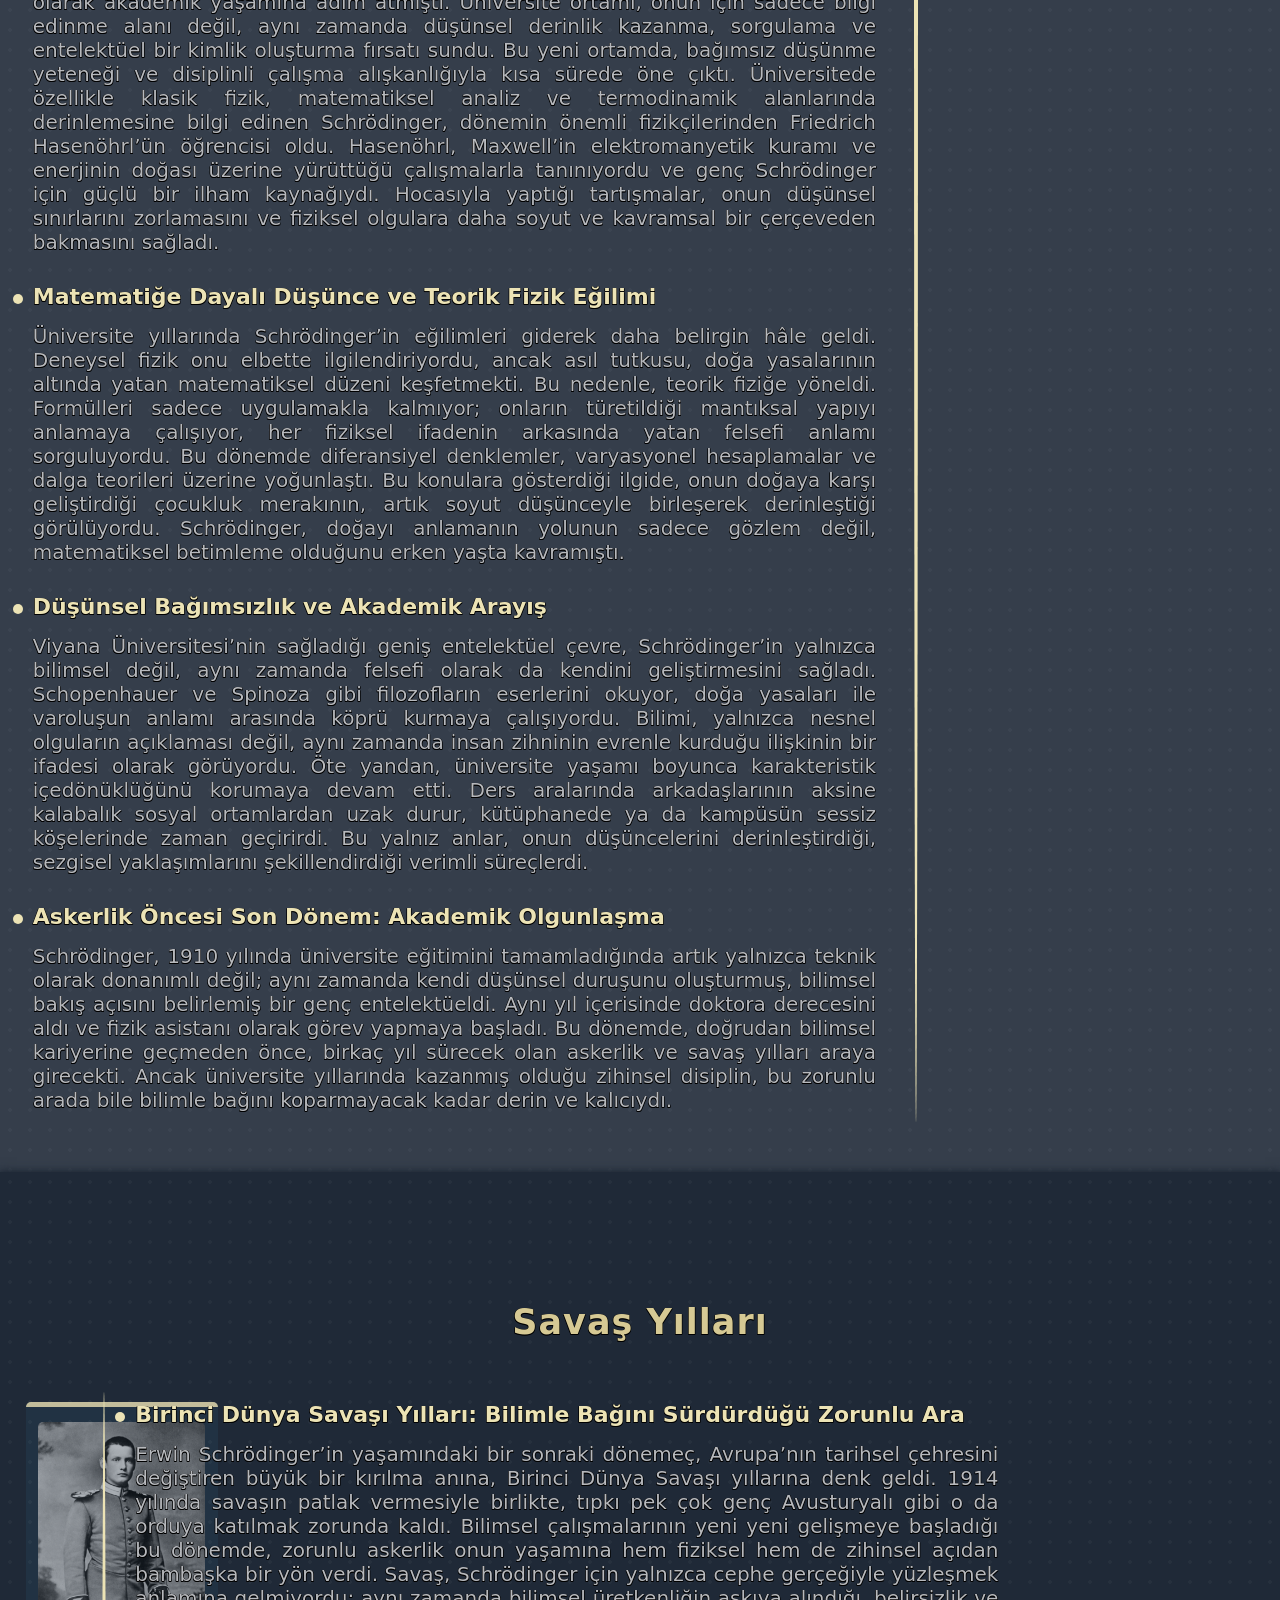
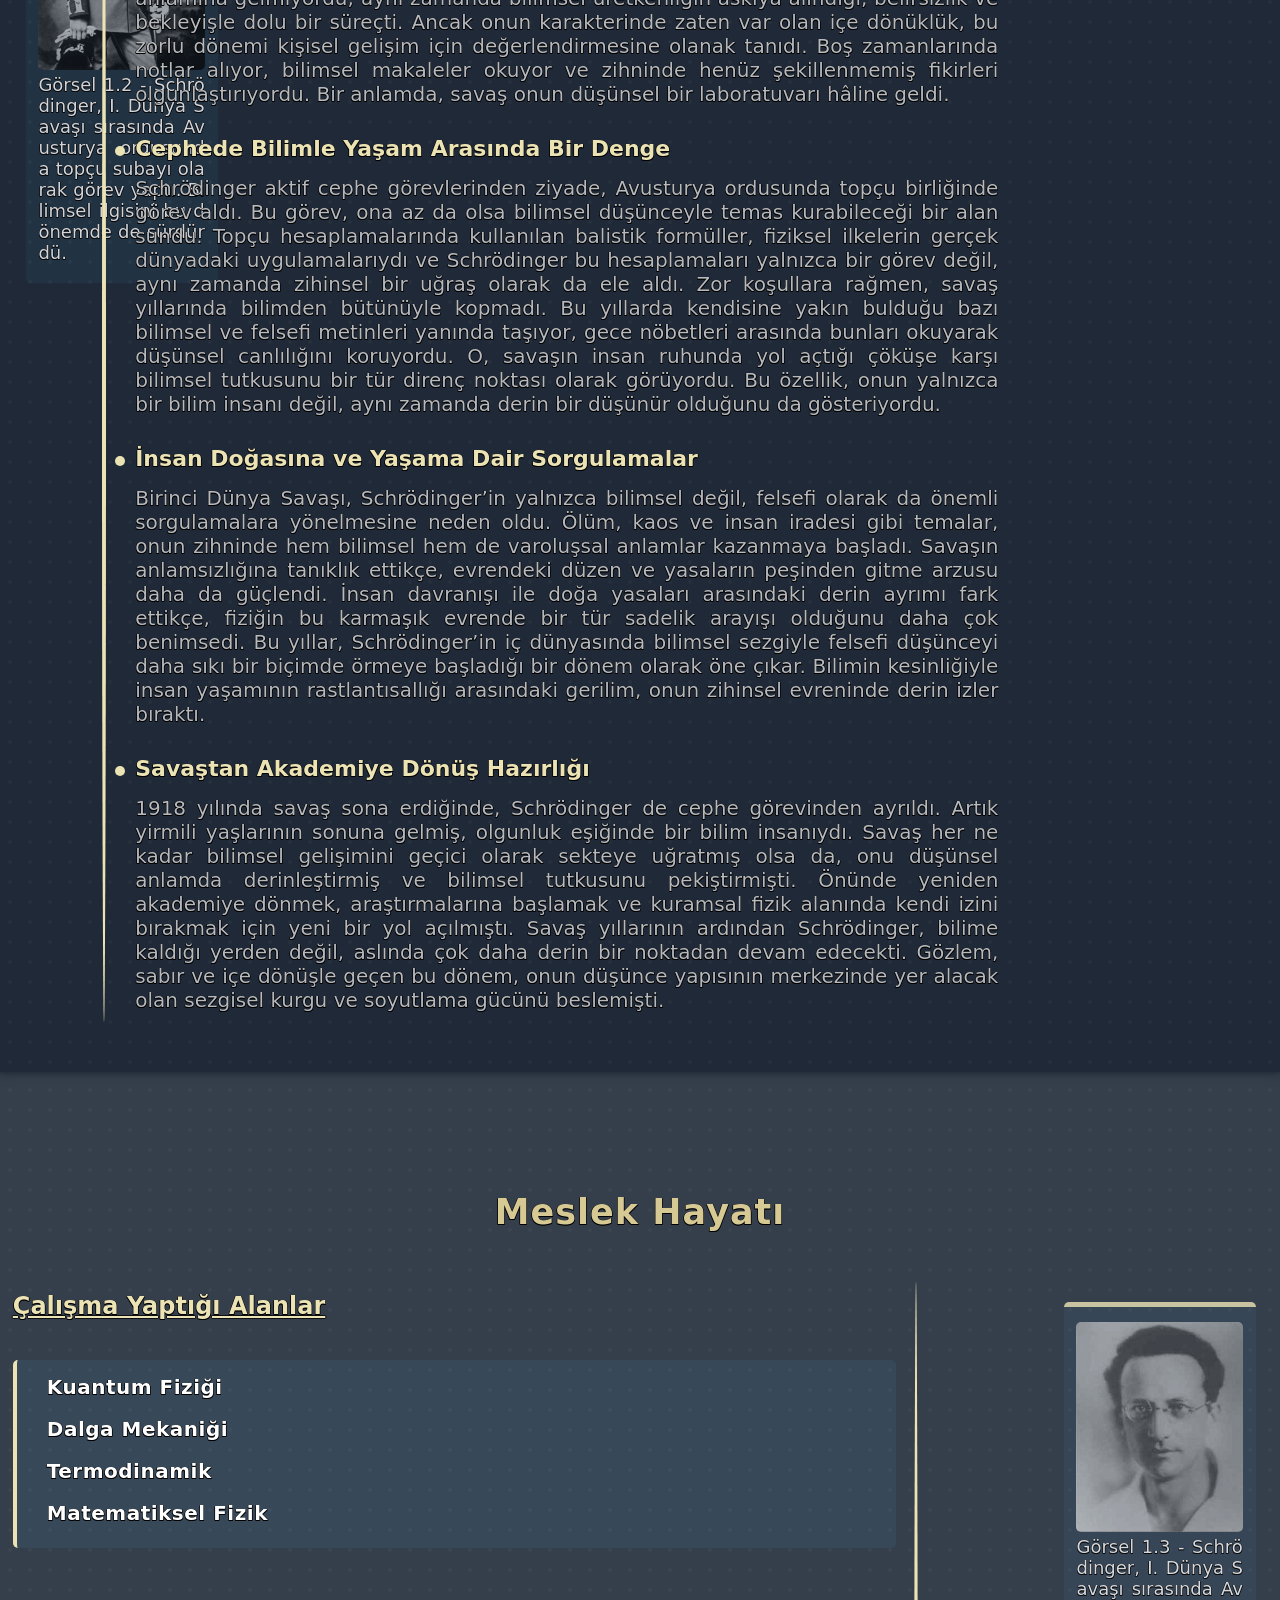
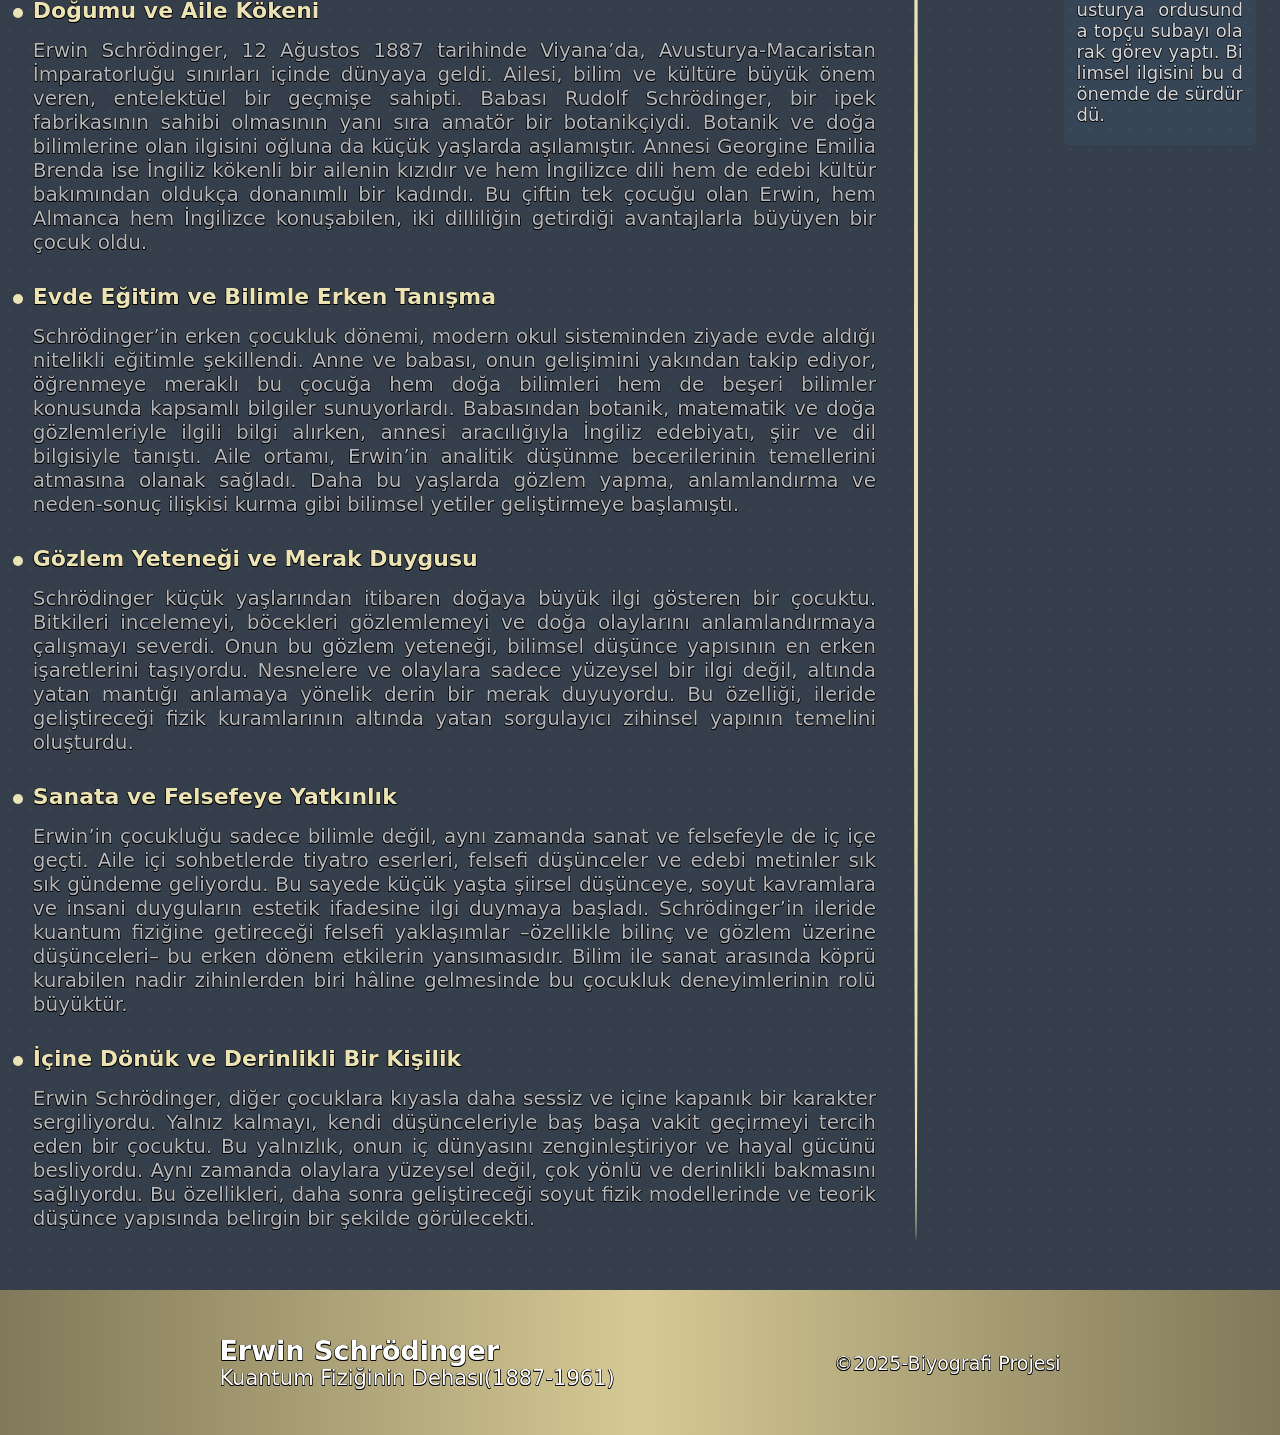
<file: life.html>
<!DOCTYPE html>
<html lang="en">

<head>
    <meta charset="UTF-8">
    <meta name="viewport" content="width=device-width, initial-scale=1.0">
    <title>Document</title>
    <link rel="stylesheet" href="style.css">
    <link rel="stylesheet" href="Slife.css">
    <link rel="stylesheet" href="https://cdnjs.cloudflare.com/ajax/libs/font-awesome/6.5.0/css/all.min.css" />
    <style>
        #content {
            flex: 1;
        }
    </style>
</head>

<body>
    <div class="container">
        <nav>
            <div>
                <span class="navspan"><a href="index.html">Erwin Schrödinger</a></span>
                <span class="navspan">
                    <span><a href="#childhood">Okul Öncesi</a></span>
                    <span><a href="#schoolage">Okul Hayatı</a></span>
                    <span><a href="#ww1">Savaş Yılları</a></span>
                    <span><a href="#career">Meslek Hayatı</a></span>
                </span>
            </div>
        </nav>
        <div id="content">
            <div id="llife">
                <div id="childhood" class="a">
                    <figure>
                        <img src="sfoto1.jpg" alt="childhood photo" title="Schrödinger as a child">
                        <figcaption>Görsel 1.0 - Erwin Schrödinger’in çocukluk yılları. İleride kuantum fiziğine yön
                            verecek bir dehanın erken dönemi.</figcaption>
                    </figure>
                    <h1>Okul Öncesi Dönem</h1>
                    <div class="era">
                        <span>
                            <h3 class="bulletpoint">Doğumu ve Aile Kökeni</h3>
                            <p>Erwin Schrödinger, 12 Ağustos 1887 tarihinde Viyana’da, Avusturya-Macaristan
                                İmparatorluğu sınırları içinde dünyaya geldi. Ailesi, bilim ve kültüre büyük önem veren,
                                entelektüel bir geçmişe sahipti. Babası Rudolf Schrödinger, bir ipek fabrikasının sahibi
                                olmasının yanı sıra amatör bir botanikçiydi. Botanik ve doğa bilimlerine olan ilgisini
                                oğluna da küçük yaşlarda aşılamıştır. Annesi Georgine Emilia Brenda ise İngiliz kökenli
                                bir ailenin kızıdır ve hem İngilizce dili hem de edebi kültür bakımından oldukça
                                donanımlı bir kadındı. Bu çiftin tek çocuğu olan Erwin, hem Almanca hem İngilizce
                                konuşabilen, iki dilliliğin getirdiği avantajlarla büyüyen bir çocuk oldu.</p>
                        </span>
                        <span>
                            <h3 class="bulletpoint">Evde Eğitim ve Bilimle Erken Tanışma</h3>
                            <p>Schrödinger’in erken çocukluk dönemi, modern okul sisteminden ziyade evde aldığı
                                nitelikli eğitimle şekillendi. Anne ve babası, onun gelişimini yakından takip ediyor,
                                öğrenmeye meraklı bu çocuğa hem doğa bilimleri hem de beşeri bilimler konusunda kapsamlı
                                bilgiler sunuyorlardı. Babasından botanik, matematik ve doğa gözlemleriyle ilgili bilgi
                                alırken, annesi aracılığıyla İngiliz edebiyatı, şiir ve dil bilgisiyle tanıştı. Aile
                                ortamı, Erwin’in analitik düşünme becerilerinin temellerini atmasına olanak sağladı.
                                Daha bu yaşlarda gözlem yapma, anlamlandırma ve neden-sonuç ilişkisi kurma gibi bilimsel
                                yetiler geliştirmeye başlamıştı.</p>
                        </span>
                        <span>
                            <h3 class="bulletpoint">Gözlem Yeteneği ve Merak Duygusu</h3>
                            <p>Schrödinger küçük yaşlarından itibaren doğaya büyük ilgi gösteren bir çocuktu. Bitkileri
                                incelemeyi, böcekleri gözlemlemeyi ve doğa olaylarını anlamlandırmaya çalışmayı severdi.
                                Onun bu gözlem yeteneği, bilimsel düşünce yapısının en erken işaretlerini taşıyordu.
                                Nesnelere ve olaylara sadece yüzeysel bir ilgi değil, altında yatan mantığı anlamaya
                                yönelik derin bir merak duyuyordu. Bu özelliği, ileride geliştireceği fizik kuramlarının
                                altında yatan sorgulayıcı zihinsel yapının temelini oluşturdu.</p>
                        </span>
                        <span>
                            <h3 class="bulletpoint">Sanata ve Felsefeye Yatkınlık</h3>
                            <p>Erwin’in çocukluğu sadece bilimle değil, aynı zamanda sanat ve felsefeyle de iç içe
                                geçti. Aile içi sohbetlerde tiyatro eserleri, felsefi düşünceler ve edebi metinler sık
                                sık gündeme geliyordu. Bu sayede küçük yaşta şiirsel düşünceye, soyut kavramlara ve
                                insani duyguların estetik ifadesine ilgi duymaya başladı. Schrödinger’in ileride kuantum
                                fiziğine getireceği felsefi yaklaşımlar –özellikle bilinç ve gözlem üzerine düşünceleri–
                                bu erken dönem etkilerin yansımasıdır. Bilim ile sanat arasında köprü kurabilen nadir
                                zihinlerden biri hâline gelmesinde bu çocukluk deneyimlerinin rolü büyüktür.</p>
                        </span>
                        <span>
                            <h3 class="bulletpoint">İçine Dönük ve Derinlikli Bir Kişilik</h3>
                            <p>Erwin Schrödinger, diğer çocuklara kıyasla daha sessiz ve içine kapanık bir karakter
                                sergiliyordu. Yalnız kalmayı, kendi düşünceleriyle baş başa vakit geçirmeyi tercih eden
                                bir çocuktu. Bu yalnızlık, onun iç dünyasını zenginleştiriyor ve hayal gücünü
                                besliyordu. Aynı zamanda olaylara yüzeysel değil, çok yönlü ve derinlikli bakmasını
                                sağlıyordu. Bu özellikleri, daha sonra geliştireceği soyut fizik modellerinde ve teorik
                                düşünce yapısında belirgin bir şekilde görülecekti.</p>
                        </span>
                    </div>
                </div>
                <div id="schoolage" class="b">
                    <figure>
                        <img src="erwin.jpg" alt="schoolage photo" title="Schrödinger as a schoolage">
                        <figcaption>Görsel 1.1 - Bu fotoğraf, 1890'lı yıllarda genç Erwin Schrödinger’i göstermektedir.
                            Viyana’da büyüyen Schrödinger, bu yıllarda güçlü bir matematik ve doğa bilimleri eğitimi
                            alarak bilim yolculuğuna ilk adımlarını atmıştır.</figcaption>
                    </figure>
                    <h1>Okul Çağı</h1>
                    <div class="era">
                        <span>
                            <h3 class="bulletpoint">Okul Dönemi ve Akademik Gelişim</h3>
                            <p>Erwin Schrödinger, ilkokul çağına geldiğinde resmi eğitime başlamış olsa da, evde aldığı
                                çok yönlü ve derinlemesine eğitimin izleri okul hayatında da kendini açıkça gösterdi.
                                1898 yılında Viyana’daki Akademisches Gymnasium’a kaydolan Schrödinger, burada klasik
                                eğitim sisteminin temel taşlarından biri olan Latince ve Yunanca dersleriyle tanıştı. Bu
                                klasik diller, onun analitik düşünme becerisini pekiştirirken, aynı zamanda felsefe ve
                                mantık gibi soyut düşünce gerektiren alanlara duyduğu ilgiyi de besledi.

                                Özellikle matematik ve fizik derslerinde gösterdiği üstün başarı, öğretmenlerinin kısa
                                sürede dikkatini çekti. Sayılarla kurduğu ilişki, sadece teknik bir yetenek değil; aynı
                                zamanda yaratıcı bir sezgi gücünü de yansıtıyordu. Bu yönüyle Erwin, formülleri
                                ezberlemek yerine onların arkasındaki düşünsel yapıyı kavramaya çalışıyordu. Bu tavrı,
                                onu ilerleyen yıllarda sıradan bir bilim insanı değil, düşünce dünyasında iz bırakan bir
                                teorisyen haline getirecekti.</p>
                        </span>
                        <span>
                            <h3 class="bulletpoint">Disiplinli Çalışma ve Çok Yönlülük</h3>
                            <p>Schrödinger’in eğitim hayatında en dikkat çekici özelliklerinden biri, çok yönlülüğünü
                                koruyarak her alana aynı titizlikle yaklaşmasıydı. Bilimsel derslerin yanı sıra
                                edebiyat, tarih ve felsefe gibi beşeri bilimlere de ciddi bir ilgi gösteriyordu. Klasik
                                Alman edebiyatına duyduğu ilgi, zaman zaman bilimsel çalışmalarından uzaklaşıp şiir
                                yazmasına, düşüncelerini estetik bir dille ifade etmesine olanak tanıdı. Bu çok
                                yönlülük, onun bilimle sanatı, sezgiyle analizi bir araya getiren özgün düşünce tarzının
                                temelini oluşturdu.

                                Okul yıllarında dışa dönük bir sosyal çevreden ziyade, kendini geliştirebileceği sessiz
                                alanlara yönelen Schrödinger, laboratuvarlarda ve kütüphanelerde vakit geçirmeyi tercih
                                ediyordu. Bu ortamlar, onun derinlemesine düşünme alışkanlığını güçlendiriyor ve içsel
                                dünyasını bilimsel merakıyla bütünleştiriyordu.</p>
                        </span>
                        <span>
                            <h3 class="bulletpoint">İlk Bilimsel Etkilenmeler ve Yönelimler</h3>
                            <p>Akademisches Gymnasium’da aldığı eğitim sırasında, dönemin bilimsel gelişmelerine duyduğu
                                ilgi giderek arttı. Özellikle James Clerk Maxwell’in elektromanyetizma kuramı ve Ludwig
                                Boltzmann’ın istatistiksel mekanik üzerine çalışmaları, genç Schrödinger üzerinde derin
                                bir etki bıraktı. Bu isimlerin yazılarını okumak, ona fiziğin sadece deneysel değil,
                                aynı zamanda düşünsel bir keşif alanı olduğunu fark ettirdi.

                                Bu dönemde, doğaya duyduğu çocukluk merakı, artık bilimsel bir temele oturmuştu. Sadece
                                gözlem yapmak değil, gözlemlerin altında yatan temel ilkeleri açıklamak istiyordu.
                                Schrödinger’in kafasında şekillenmeye başlayan bu tutku, onu ileride teorik fiziğin
                                derin sularına sürükleyecek olan yolculuğun ilk adımlarını temsil ediyordu.</p>
                        </span>
                        <span>
                            <h3 class="bulletpoint">Üniversiteye Hazırlık ve Gelecek Planları</h3>
                            <p>Lise yıllarının sonlarına doğru, Schrödinger’in zihni giderek daha net bir yön kazanmaya
                                başladı. Fen bilimleriyle olan ilişkisi artık bir merak olmaktan çıkmış, yaşam boyu
                                sürecek bir bağlılığa dönüşmüştü. 1906 yılında, Viyana Üniversitesi’nin fizik bölümüne
                                girmeye karar verdiğinde, ailesi bu kararı tam destekle karşıladı. Çocukluk yıllarından
                                itibaren şekillenen gözlem yeteneği, felsefi eğilimleri ve analitik düşünce becerileri,
                                bu tercihi doğal bir sonuç haline getirmişti.

                                Okul dönemi, Schrödinger’in düşünsel evreninin temellerini attığı, bilim ile sanat
                                arasında kurduğu köprüyü sağlamlaştırdığı ve zihinsel disiplinini inşa ettiği bir süreç
                                olarak büyük önem taşır. Bu yıllarda geliştirdiği alışkanlıklar ve içsel tutku, onu
                                sadece bir fizikçi değil, aynı zamanda bilimsel düşüncenin felsefi yönlerine cesaretle
                                yaklaşabilen bir entelektüel olarak şekillendirmiştir.</p>
                        </span>
                        <span>
                            <h3 class="bulletpoint">Üniversite Dönemi ve Düşünsel Derinleşme</h3>
                            <p>1906 yılında Viyana Üniversitesi’ne kaydolan Erwin Schrödinger, artık doğaya olan
                                çocukluk merakıyla değil, onu anlamlandırmak isteyen genç bir bilim insanı adayı olarak
                                akademik yaşamına adım atmıştı. Üniversite ortamı, onun için sadece bilgi edinme alanı
                                değil, aynı zamanda düşünsel derinlik kazanma, sorgulama ve entelektüel bir kimlik
                                oluşturma fırsatı sundu. Bu yeni ortamda, bağımsız düşünme yeteneği ve disiplinli
                                çalışma alışkanlığıyla kısa sürede öne çıktı.

                                Üniversitede özellikle klasik fizik, matematiksel analiz ve termodinamik alanlarında
                                derinlemesine bilgi edinen Schrödinger, dönemin önemli fizikçilerinden Friedrich
                                Hasenöhrl’ün öğrencisi oldu. Hasenöhrl, Maxwell’in elektromanyetik kuramı ve enerjinin
                                doğası üzerine yürüttüğü çalışmalarla tanınıyordu ve genç Schrödinger için güçlü bir
                                ilham kaynağıydı. Hocasıyla yaptığı tartışmalar, onun düşünsel sınırlarını zorlamasını
                                ve fiziksel olgulara daha soyut ve kavramsal bir çerçeveden bakmasını sağladı.</p>
                        </span>
                        <span>
                            <h3 class="bulletpoint">Matematiğe Dayalı Düşünce ve Teorik Fizik Eğilimi</h3>
                            <p>Üniversite yıllarında Schrödinger’in eğilimleri giderek daha belirgin hâle geldi.
                                Deneysel fizik onu elbette ilgilendiriyordu, ancak asıl tutkusu, doğa yasalarının
                                altında yatan matematiksel düzeni keşfetmekti. Bu nedenle, teorik fiziğe yöneldi.
                                Formülleri sadece uygulamakla kalmıyor; onların türetildiği mantıksal yapıyı anlamaya
                                çalışıyor, her fiziksel ifadenin arkasında yatan felsefi anlamı sorguluyordu.

                                Bu dönemde diferansiyel denklemler, varyasyonel hesaplamalar ve dalga teorileri üzerine
                                yoğunlaştı. Bu konulara gösterdiği ilgide, onun doğaya karşı geliştirdiği çocukluk
                                merakının, artık soyut düşünceyle birleşerek derinleştiği görülüyordu. Schrödinger,
                                doğayı anlamanın yolunun sadece gözlem değil, matematiksel betimleme olduğunu erken
                                yaşta kavramıştı.</p>
                        </span>
                        <span>
                            <h3 class="bulletpoint">Düşünsel Bağımsızlık ve Akademik Arayış</h3>
                            <p>Viyana Üniversitesi’nin sağladığı geniş entelektüel çevre, Schrödinger’in yalnızca
                                bilimsel değil, aynı zamanda felsefi olarak da kendini geliştirmesini sağladı.
                                Schopenhauer ve Spinoza gibi filozofların eserlerini okuyor, doğa yasaları ile varoluşun
                                anlamı arasında köprü kurmaya çalışıyordu. Bilimi, yalnızca nesnel olguların açıklaması
                                değil, aynı zamanda insan zihninin evrenle kurduğu ilişkinin bir ifadesi olarak
                                görüyordu.

                                Öte yandan, üniversite yaşamı boyunca karakteristik içedönüklüğünü korumaya devam etti.
                                Ders aralarında arkadaşlarının aksine kalabalık sosyal ortamlardan uzak durur,
                                kütüphanede ya da kampüsün sessiz köşelerinde zaman geçirirdi. Bu yalnız anlar, onun
                                düşüncelerini derinleştirdiği, sezgisel yaklaşımlarını şekillendirdiği verimli
                                süreçlerdi.</p>
                        </span>
                        <span>
                            <h3 class="bulletpoint">Askerlik Öncesi Son Dönem: Akademik Olgunlaşma</h3>
                            <p>Schrödinger, 1910 yılında üniversite eğitimini tamamladığında artık yalnızca teknik
                                olarak donanımlı değil; aynı zamanda kendi düşünsel duruşunu oluşturmuş, bilimsel bakış
                                açısını belirlemiş bir genç entelektüeldi. Aynı yıl içerisinde doktora derecesini aldı
                                ve fizik asistanı olarak görev yapmaya başladı. Bu dönemde, doğrudan bilimsel kariyerine
                                geçmeden önce, birkaç yıl sürecek olan askerlik ve savaş yılları araya girecekti. Ancak
                                üniversite yıllarında kazanmış olduğu zihinsel disiplin, bu zorunlu arada bile bilimle
                                bağını koparmayacak kadar derin ve kalıcıydı.</p>
                        </span>
                    </div>
                </div>
                <div id="ww1" class="a">
                    <figure>
                        <img src="erwin_soldier.jpg" alt="soldier photo" title="Schrödinger as a soldier">
                        <figcaption>Görsel 1.2 - Schrödinger, I. Dünya Savaşı sırasında Avusturya ordusunda topçu subayı
                            olarak görev yaptı. Bilimsel ilgisini bu dönemde de sürdürdü.</figcaption>
                    </figure>
                    <h1>Savaş Yılları</h1>
                    <div class="era">
                        <span>
                            <h3 class="bulletpoint">Birinci Dünya Savaşı Yılları: Bilimle Bağını Sürdürdüğü Zorunlu Ara
                            </h3>
                            <p>Erwin Schrödinger’in yaşamındaki bir sonraki dönemeç, Avrupa’nın tarihsel çehresini
                                değiştiren büyük bir kırılma anına, Birinci Dünya Savaşı yıllarına denk geldi. 1914
                                yılında
                                savaşın patlak vermesiyle birlikte, tıpkı pek çok genç Avusturyalı gibi o da orduya
                                katılmak
                                zorunda kaldı. Bilimsel çalışmalarının yeni yeni gelişmeye başladığı bu dönemde, zorunlu
                                askerlik onun yaşamına hem fiziksel hem de zihinsel açıdan bambaşka bir yön verdi.

                                Savaş, Schrödinger için yalnızca cephe gerçeğiyle yüzleşmek anlamına gelmiyordu; aynı
                                zamanda bilimsel üretkenliğin askıya alındığı, belirsizlik ve bekleyişle dolu bir
                                süreçti.
                                Ancak onun karakterinde zaten var olan içe dönüklük, bu zorlu dönemi kişisel gelişim
                                için
                                değerlendirmesine olanak tanıdı. Boş zamanlarında notlar alıyor, bilimsel makaleler
                                okuyor
                                ve zihninde henüz şekillenmemiş fikirleri olgunlaştırıyordu. Bir anlamda, savaş onun
                                düşünsel bir laboratuvarı hâline geldi.</p>
                        </span>
                        <span>
                            <h3 class="bulletpoint">Cephede Bilimle Yaşam Arasında Bir Denge</h3>
                            <p>Schrödinger aktif cephe görevlerinden ziyade, Avusturya ordusunda topçu birliğinde görev
                                aldı. Bu görev, ona az da olsa bilimsel düşünceyle temas kurabileceği bir alan sundu.
                                Topçu
                                hesaplamalarında kullanılan balistik formüller, fiziksel ilkelerin gerçek dünyadaki
                                uygulamalarıydı ve Schrödinger bu hesaplamaları yalnızca bir görev değil, aynı zamanda
                                zihinsel bir uğraş olarak da ele aldı.

                                Zor koşullara rağmen, savaş yıllarında bilimden bütünüyle kopmadı. Bu yıllarda kendisine
                                yakın bulduğu bazı bilimsel ve felsefi metinleri yanında taşıyor, gece nöbetleri
                                arasında
                                bunları okuyarak düşünsel canlılığını koruyordu. O, savaşın insan ruhunda yol açtığı
                                çöküşe
                                karşı bilimsel tutkusunu bir tür direnç noktası olarak görüyordu. Bu özellik, onun
                                yalnızca
                                bir bilim insanı değil, aynı zamanda derin bir düşünür olduğunu da gösteriyordu.</p>
                        </span>
                        <span>
                            <h3 class="bulletpoint">İnsan Doğasına ve Yaşama Dair Sorgulamalar</h3>
                            <p>Birinci Dünya Savaşı, Schrödinger’in yalnızca bilimsel değil, felsefi olarak da önemli
                                sorgulamalara yönelmesine neden oldu. Ölüm, kaos ve insan iradesi gibi temalar, onun
                                zihninde hem bilimsel hem de varoluşsal anlamlar kazanmaya başladı. Savaşın
                                anlamsızlığına
                                tanıklık ettikçe, evrendeki düzen ve yasaların peşinden gitme arzusu daha da güçlendi.
                                İnsan
                                davranışı ile doğa yasaları arasındaki derin ayrımı fark ettikçe, fiziğin bu karmaşık
                                evrende bir tür sadelik arayışı olduğunu daha çok benimsedi.

                                Bu yıllar, Schrödinger’in iç dünyasında bilimsel sezgiyle felsefi düşünceyi daha sıkı
                                bir
                                biçimde örmeye başladığı bir dönem olarak öne çıkar. Bilimin kesinliğiyle insan
                                yaşamının
                                rastlantısallığı arasındaki gerilim, onun zihinsel evreninde derin izler bıraktı.</p>
                        </span>
                        <span>
                            <h3 class="bulletpoint">Savaştan Akademiye Dönüş Hazırlığı</h3>
                            <p>1918 yılında savaş sona erdiğinde, Schrödinger de cephe görevinden ayrıldı. Artık yirmili
                                yaşlarının sonuna gelmiş, olgunluk eşiğinde bir bilim insanıydı. Savaş her ne kadar
                                bilimsel
                                gelişimini geçici olarak sekteye uğratmış olsa da, onu düşünsel anlamda derinleştirmiş
                                ve
                                bilimsel tutkusunu pekiştirmişti. Önünde yeniden akademiye dönmek, araştırmalarına
                                başlamak
                                ve kuramsal fizik alanında kendi izini bırakmak için yeni bir yol açılmıştı.

                                Savaş yıllarının ardından Schrödinger, bilime kaldığı yerden değil, aslında çok daha
                                derin
                                bir noktadan devam edecekti. Gözlem, sabır ve içe dönüşle geçen bu dönem, onun düşünce
                                yapısının merkezinde yer alacak olan sezgisel kurgu ve soyutlama gücünü beslemişti.</p>
                        </span>
                    </div>
                </div>
                <div id="career" class="b">
                    <figure>
                        <img src="erwin_in_college.jpg" alt="college photo" title="Schrödinger as a scholar">
                        <figcaption>Görsel 1.3 - Schrödinger, I. Dünya Savaşı sırasında Avusturya ordusunda topçu subayı
                            olarak görev yaptı. Bilimsel ilgisini bu dönemde de sürdürdü.</figcaption>
                    </figure>
                    <h1>Meslek Hayatı</h1>
                    <div class="era">
                        <h2>Çalışma Yaptığı Alanlar</h2>
                        <ul class="sciencelist">
                            <li><a target="_blank" href="https://www.google.com/search?q=kuantum+fizigi%C4%9Fi">Kuantum
                                    Fiziği</a></li>
                            <li><a target="_blank" href="https://www.google.com/search?q=dalga+mekaniği%C4%9Fi">Dalga
                                    Mekaniği</a></li>
                            <li><a target="_blank" href="https://www.google.com/search?q=termodinamik">Termodinamik</a>
                            </li>
                            <li><a target="_blank"
                                    href="https://www.google.com/search?q=matematiksel+fizik">Matematiksel Fizik</a>
                            </li>
                        </ul>

                        <span>
                            <h3 class="bulletpoint">Doğumu ve Aile Kökeni</h3>
                            <p>Erwin Schrödinger, 12 Ağustos 1887 tarihinde Viyana’da, Avusturya-Macaristan
                                İmparatorluğu
                                sınırları içinde dünyaya geldi. Ailesi, bilim ve kültüre büyük önem veren, entelektüel
                                bir
                                geçmişe sahipti. Babası Rudolf Schrödinger, bir ipek fabrikasının sahibi olmasının yanı
                                sıra
                                amatör bir botanikçiydi. Botanik ve doğa bilimlerine olan ilgisini oğluna da küçük
                                yaşlarda
                                aşılamıştır. Annesi Georgine Emilia Brenda ise İngiliz kökenli bir ailenin kızıdır ve
                                hem
                                İngilizce dili hem de edebi kültür bakımından oldukça donanımlı bir kadındı. Bu çiftin
                                tek
                                çocuğu olan Erwin, hem Almanca hem İngilizce konuşabilen, iki dilliliğin getirdiği
                                avantajlarla büyüyen bir çocuk oldu.</p>
                        </span>
                        <span>
                            <h3 class="bulletpoint">Evde Eğitim ve Bilimle Erken Tanışma</h3>
                            <p>Schrödinger’in erken çocukluk dönemi, modern okul sisteminden ziyade evde aldığı
                                nitelikli
                                eğitimle şekillendi. Anne ve babası, onun gelişimini yakından takip ediyor, öğrenmeye
                                meraklı bu çocuğa hem doğa bilimleri hem de beşeri bilimler konusunda kapsamlı bilgiler
                                sunuyorlardı. Babasından botanik, matematik ve doğa gözlemleriyle ilgili bilgi alırken,
                                annesi aracılığıyla İngiliz edebiyatı, şiir ve dil bilgisiyle tanıştı. Aile ortamı,
                                Erwin’in
                                analitik düşünme becerilerinin temellerini atmasına olanak sağladı. Daha bu yaşlarda
                                gözlem
                                yapma, anlamlandırma ve neden-sonuç ilişkisi kurma gibi bilimsel yetiler geliştirmeye
                                başlamıştı.</p>
                        </span>
                        <span>
                            <h3 class="bulletpoint">Gözlem Yeteneği ve Merak Duygusu</h3>
                            <p>Schrödinger küçük yaşlarından itibaren doğaya büyük ilgi gösteren bir çocuktu. Bitkileri
                                incelemeyi, böcekleri gözlemlemeyi ve doğa olaylarını anlamlandırmaya çalışmayı severdi.
                                Onun bu gözlem yeteneği, bilimsel düşünce yapısının en erken işaretlerini taşıyordu.
                                Nesnelere ve olaylara sadece yüzeysel bir ilgi değil, altında yatan mantığı anlamaya
                                yönelik
                                derin bir merak duyuyordu. Bu özelliği, ileride geliştireceği fizik kuramlarının altında
                                yatan sorgulayıcı zihinsel yapının temelini oluşturdu.</p>
                        </span>
                        <span>
                            <h3 class="bulletpoint">Sanata ve Felsefeye Yatkınlık</h3>
                            <p>Erwin’in çocukluğu sadece bilimle değil, aynı zamanda sanat ve felsefeyle de iç içe
                                geçti.
                                Aile içi sohbetlerde tiyatro eserleri, felsefi düşünceler ve edebi metinler sık sık
                                gündeme
                                geliyordu. Bu sayede küçük yaşta şiirsel düşünceye, soyut kavramlara ve insani
                                duyguların
                                estetik ifadesine ilgi duymaya başladı. Schrödinger’in ileride kuantum fiziğine
                                getireceği
                                felsefi yaklaşımlar –özellikle bilinç ve gözlem üzerine düşünceleri– bu erken dönem
                                etkilerin yansımasıdır. Bilim ile sanat arasında köprü kurabilen nadir zihinlerden biri
                                hâline gelmesinde bu çocukluk deneyimlerinin rolü büyüktür.</p>
                        </span>
                        <span>
                            <h3 class="bulletpoint">İçine Dönük ve Derinlikli Bir Kişilik</h3>
                            <p>Erwin Schrödinger, diğer çocuklara kıyasla daha sessiz ve içine kapanık bir karakter
                                sergiliyordu. Yalnız kalmayı, kendi düşünceleriyle baş başa vakit geçirmeyi tercih eden
                                bir
                                çocuktu. Bu yalnızlık, onun iç dünyasını zenginleştiriyor ve hayal gücünü besliyordu.
                                Aynı
                                zamanda olaylara yüzeysel değil, çok yönlü ve derinlikli bakmasını sağlıyordu. Bu
                                özellikleri, daha sonra geliştireceği soyut fizik modellerinde ve teorik düşünce
                                yapısında
                                belirgin bir şekilde görülecekti.</p>
                        </span>
                    </div>
                </div>
            </div>
            <button onclick="scrollToTop()" id="scrollTopBtn" title="Yukarı Çık">
                <i class="fas fa-arrow-up"></i>
            </button>
        </div>
        <footer>
            <div>
                <h3>Erwin Schrödinger</h3>
                <p>Kuantum Fiziğinin Dehası(1887-1961)</p>
            </div>
            <p>&copy;2025-Biyografi Projesi</p>
        </footer>
    </div>
    <script src="scrollBtn.js"></script>
</body>

</html>
</file>
<file: style.css>
html {
    scroll-behavior: smooth;
}

* {
    padding: 0;
    margin: 0;
    box-sizing: border-box;
    font-family: ui-sans-serif, system-ui, sans-serif, "Apple Color Emoji", "Segoe UI Emoji", "Segoe UI Symbol", "Noto Color Emoji";
    text-shadow:
        -0.5px -0.5px 0 black,
        0.5px -0.5px 0 black,
        -0.5px 0.5px 0 black,
        0.5px 0.5px 0 black;
}

:root {
    /* --clr1: #4f46e5; */
    /* --clr2: rgb(60, 60, 140); */
    --clr1: #ECE3B5;
    --clr2: #D6C994;
    /* --clr1: #AAAAAA; */
    /* --clr2: #303040; */
    --clr3: #fff;
    --clr4: #c7d2fe;
    --clr5: #1F2937;
    --clr6: rgba(0, 0, 0, 0.8);
    --clr7: rgba(80, 190, 255, 0.08);
    --clr8: #6B7280;
}

::-webkit-scrollbar {
    width: 12px;
}

::-webkit-scrollbar-track {
    background: var(--clr5);
}

::-webkit-scrollbar-thumb {
    background-color: var(--clr2);
    border-radius: 10px;
    border: 3px solid var(--clr5);
}

::-webkit-scrollbar-thumb:hover {
    background-color: var(--clr1)
}

.container {
    display: flex;
    flex-direction: column;
    min-height: 100vh;
    gap: 0;
    margin: 0;
    padding: 0;
    background-color: color-mix(in srgb, var(--clr5) 90%, #fff 10%);
    background-image: radial-gradient(rgba(255, 255, 255, 0.03) 2px, transparent 1px);
    background-size: 20px 20px;
    color: color-mix(in hsl shorter hue, var(--clr8) 50%, var(--clr3) 50%);
}

nav {
    position: sticky;
    top: 0px;
    left: 0px;
    width: 100%;
    height: 85px;
    z-index: 10;
}

nav div {
    display: flex;
    --clr: color-mix(in srgb, var(--clr2) 60%, black 40%);
    background-image: linear-gradient(to right, var(--clr), var(--clr2), var(--clr));
    height: 85px;
    line-height: 85px;
    color: var(--clr3);
    position: relative;
    justify-content: space-between;
    box-shadow: 0 0 4px 0 rgba(0, 0, 0, 0.3),
        0 0 12px 0 rgba(0, 0, 0, 0.3);
    overflow: hidden;
}

nav div .navspan {
    width: 100%;
}

nav div .navspan a {
    text-decoration: none;
    color: var(--clr3);
}

nav div .navspan span a {
    text-decoration: none;
    color: var(--clr3);
    padding-top: 10px;
    padding-bottom: 10px;
}

nav div .navspan:nth-child(1) {
    font-size: 37px;
    font-weight: 700;
    text-align: center;
    margin-left: 1%;
    white-space: nowrap;
    padding-left: 10px;
}

@media (max-width: 1250px) {
    nav div .navspan:nth-child(2) {
        opacity: 0;
        pointer-events: none;
    }
}

nav div .navspan:nth-child(2) {
    display: flex;
    margin-left: 10%;
    gap: 5%;
}

nav div .navspan:nth-child(2) span {
    overflow: hidden;
    position: relative;
}

nav div .navspan:nth-child(2) a {
    font-size: 18px;
    font-weight: 600;
    transition: 0.2s ease;
}

nav div .navspan:nth-child(2) a:hover {
    color: var(--clr8);
}

nav div .navspan:nth-child(2) span a::before {
    content: '';
    position: absolute;
    width: 100%;
    height: 1px;
    background-color: var(--clr3);
    transform: translateX(-101%);
    bottom: 20px;
    transition: all 0.3s ease;
    border: 1px solid black;
}

nav div .navspan:nth-child(2) span a:hover::before {
    transform: translateX(0%);
    background-color: var(--clr8);
}

.container .knowlodge {
    height: auto;
    display: flex;
    position: relative;
    justify-content: center;
    align-items: center;
    flex-direction: column;
    background-color: color-mix(in srgb, var(--clr5) 100%, #fff 0%);
    background-image: radial-gradient(rgba(255, 255, 255, 0.03) 2px, transparent 1px);
    background-size: 20px 20px;
    overflow: hidden;
}

.container .knowlodge h1 {
    font-size: 45px;
    margin-top: 60px;
    color: var(--clr2);
    max-width: 600px;
}

.container .knowlodge p {
    margin-top: 25px;
    width: 40%;
    font-size: 22px;
    font-weight: 370;
    text-align: justify;
    max-width: 800px;
    min-width: 550px;
}

.container .knowlodge div {
    background-color: rgba(120, 170, 255, 0.1);
    max-width: 40%;
    width: auto;
    margin: 40px 0px 50px 0px;
    border-radius: 5px;
    padding: 25px;
    position: relative;
    overflow: hidden;
    min-width: 550px;
}

.container .knowlodge div::before {
    content: '';
    position: absolute;
    height: 100%;
    background-color: var(--clr1);
    width: 3px;
    top: 0;
    left: 0;
}

.container .knowlodge div q {
    color: var(--clr1);
}

.container #life {
    padding-top: 70px;
    padding-bottom: 60px;
    display: flex;
    flex-direction: column;
    width: 100%;
    text-align: center;
    align-items: center;
    position: relative;
}

.container #life h1 {
    font-size: 38px;
    margin-top: 30px;
    margin-bottom: 80px;
    color: var(--clr2);
}

.container #life div {
    display: flex;
    flex-direction: column;
    width: 45%;
    text-align: left;
    gap: 45px;
    position: relative;
    margin-right: 16%;
    max-width: 1300px;
    min-width: 480px;
}

.container #life div::before {
    content: '';
    position: absolute;
    height: 104%;
    transform: translateY(-2%);
    width: 2px;
    border-radius: 50%;
    background-color: var(--clr1);
    left: -2%;
}

.container #life div span {
    display: flex;
    flex-direction: column;
    margin-left: 3%;
    gap: 20px;
}

.container #life div span p {
    font-size: 22px;
    font-weight: 370;
    text-align: justify;
}

.container #life div span .bulletpoint {
    color: var(--clr1);
    font-size: 25px;
    padding-left: 3.5%;
    position: relative;
}

.container #life div span .bulletpoint::before {
    content: '';
    background-color: var(--clr1);
    position: absolute;
    left: 0px;
    transform: translateY(65%);
    border-radius: 50%;
    width: 15px;
    height: 15px;
}

.container #life a #lifebtn {
    background-color: transparent;
    border: 1px solid var(--clr1);
    position: relative;
    width: 100%;
    padding: 14px 5% 14px 5%;
    border-radius: 10px;
    color: var(--clr3);
    font-size: 21px;
    font-weight: 600;
    cursor: pointer;
    z-index: 5;
    background-color: rgba(80, 190, 255, 0.08);
}

.container #life a {
    margin-top: 50px;
    position: relative;
    width: 10%;
    text-align: center;
    margin-right: 16%;
    max-width: 200px;
    min-width: 150px;
}

.container #life a::after {
    position: absolute;
    content: '';
    width: 100%;
    height: 100%;
    top: 0;
    left: 0;
    z-index: 0;
    border-radius: 10px;
    --clr: color-mix(in srgb, var(--clr2) 60%, black 40%);
    background-image: linear-gradient(-15deg, var(--clr), var(--clr2), var(--clr));
    opacity: 0;
    transition: all 0.3s ease-out;
}

.container #life a:hover::after {
    opacity: 1;
}

.container #contributions {
    display: flex;
    flex-direction: column;
    justify-content: center;
    background-color: color-mix(in srgb, var(--clr5) 100%, #fff 0%);
    background-image: radial-gradient(rgba(255, 255, 255, 0.03) 2px, transparent 1px);
    background-size: 20px 20px;
    gap: 30px;
    align-items: center;
    padding: 60px;
    padding-top: 80px;
}

.container #contributions h1 {
    font-size: 38px;
    margin-top: 20px;
    margin-bottom: 30px;
    color: var(--clr2);
}

.container #contributions div {
    display: flex;
    flex-direction: row;
    gap: 40px;
    width: 100%;
    justify-content: center;
}

.container #contributions div span {
    display: flex;
    width: 100%;
    height: auto;
    flex-direction: column;
    background-color: rgba(80, 190, 255, 0.08);
    box-shadow: 0 5px 5px 0px rgba(0, 0, 0, 0.1);
    padding: 20px;
    gap: 20px;
    position: relative;
    border-radius: 10px;
    max-height: 500px;
    max-width: 350px;
    min-width: 200px;
    overflow: hidden;
}

.container #contributions div span h3 {
    color: var(--clr1);
    font-size: 25px;
}

.container #contributions div span p {
    font-size: 22px;
    font-weight: 370;
}

.container #contributions div span div {
    display: inline;
    width: 100%;
    background-color: color-mix(in srgb, var(--clr5) 100%, #fff 0%);
    background-image: radial-gradient(rgba(255, 255, 255, 0.03) 2px, transparent 1px);
    background-size: 20px 20px;
    padding: 20px;
    border-radius: 5px;
    color: var(--clr3);
    text-shadow: none;
    text-align: center;
    border: 1px dotted var(--clr1);
}

.container #cat {
    display: flex;
    flex-direction: column;
    justify-content: center;
    align-items: center;
    position: relative;
    gap: 40px;
    margin-bottom: 65px;
    padding-top: 100px;
}

.container #cat h1 {
    font-size: 38px;
    margin-bottom: 30px;
    color: var(--clr2);
}

.container #cat div {
    display: flex;
    flex-direction: column;
    border-radius: 10px;
    box-shadow: 0 5px 5px 0px rgba(0, 0, 0, 0.1);
    gap: 20px;
    padding: 30px;
    justify-content: center;
}

.container #cat .thought {
    background-color: rgba(80, 190, 255, 0.08);
    max-width: 850px;
    min-width: 600px;
    margin: 20px;
}

.container #cat h3 {
    font-size: 23px;
    color: var(--clr1);
}

.container #cat p {
    font-size: 22px;
    font-weight: 370;
}

.container #cat #superposition {
    position: relative;
    border: 1px solid var(--clr1);
    max-width: 850px;
    min-width: 600px;
    margin: 20px;
    height: 240px;
    display: flex;
    justify-content: start;
    overflow: hidden;
    transition: height 0.5s ease;
}

.container #cat input {
    background-color: transparent;
    border: 1px solid var(--clr1);
    position: relative;
    width: 100%;
    padding: 14px 5% 14px 5%;
    border-radius: 10px;
    color: var(--clr3);
    font-size: 21px;
    font-weight: 600;
    cursor: pointer;
    z-index: 5;
    background-color: rgba(80, 190, 255, 0.08);
}

.container #cat span {
    position: relative;
    width: 30%;
    min-width: 180px;
}

.container #cat span::after {
    position: absolute;
    content: '';
    width: 100%;
    height: 100%;
    top: 0;
    left: 0;
    z-index: 0;
    border-radius: 10px;
    --clr: color-mix(in srgb, var(--clr2) 60%, black 40%);
    background-image: linear-gradient(-15deg, var(--clr), var(--clr2), var(--clr));
    opacity: 0;
    transition: all 0.3s ease-out;
}

.container #cat span:hover::after {
    opacity: 1;
}

.container #cat #superposition #explanation {
    display: block;
    gap: 5px;
    padding: 3%;
    width: 100%;
    border-radius: 5px;
    background-color: rgba(120, 170, 255, 0.1);
}

.container #cat #explanation p:nth-child(1) {
    margin-bottom: 20px;
}

.container #cat #explanation .bulletpoint {
    padding-left: 4%;
    position: relative;
}

.container #cat #explanation .bulletpoint::before {
    content: '';
    background-color: var(--clr1);
    position: absolute;
    left: 2%;
    transform: translateY(200%);
    border-radius: 50%;
    width: 6px;
    height: 6px;
}

.container #cat #explanation p:nth-child(5) {
    margin-top: 20px;
}

.container #cat .experiment {
    background-color: rgba(120, 170, 255, 0.1);
    align-items: center;
    position: relative;
    max-width: 850px;
    min-width: 600px;
    margin: 20px;
}

.container #cat .experiment h3 {
    width: 100%;
    text-align: left;
}

.container #cat .experiment div {
    display: flex;
    flex-direction: column;
    background-color: rgba(0, 0, 0, 0.3);
    border: 1px solid var(--clr4);
    align-items: center;
    text-align: center;
    width: 60%;
}

.container #cat .experiment div h4 {
    color: var(--clr1);
    font-size: 24px;
    font-weight: 500;
}

.container #cat .experiment div p {
    font-size: 22px;
    font-weight: 370;
}

.container #cat .experiment p:nth-child(3) {
    font-size: 20px;
}

.container #cat .experiment input {
    padding: 14px 2% 14px 2%;
    width: 100%;
    transition: 0.2s ease;
    font-size: 22px;
}

.container #cat .experiment #alive {
    border: 2px solid rgba(120, 250, 120, 0.5);
    background-color: rgba(120, 250, 120, 0.3);
    height: 0px;
    padding: 0%;
    border: none;
    overflow: hidden;
    transition: 0.5s ease;
}

.container #cat .experiment #alive h2 {
    color: var(--clr3);
    margin: 3%;
    margin-bottom: 20px;
}

.container #cat .experiment #alive p {
    margin: 5px 0 5px 0;
}

.container #cat .experiment #dead {
    border: 2px solid rgba(250, 120, 120, 0.5);
    height: 0px;
    padding: 0%;
    border: none;
    background-color: rgba(250, 120, 120, 0.3);
    transition: 0.5s ease;
}

.container #cat .experiment #dead h2 {
    color: var(--clr3);
    margin: 10px;
    margin-bottom: 20px;
}

.container #cat .experiment #dead p {
    margin: 5px;
}

.container #sources {
    display: flex;
    flex-direction: column;
    background-color: color-mix(in srgb, var(--clr5) 100%, #fff 0%);
    background-image: radial-gradient(rgba(255, 255, 255, 0.03) 2px, transparent 1px);
    background-size: 20px 20px;
    align-items: center;
    gap: 30px;
    padding-top: 100px;
    padding-bottom: 60px;
}

.container #sources h1 {
    font-size: 38px;
    margin-bottom: 50px;
    color: var(--clr2);
}

.container #sources .out {
    display: flex;
    flex-direction: row;
    gap: 30px;
    max-width: 800px;
}

.container #sources .out .in {
    width: 100%;
    display: flex;
    flex-direction: column;
    padding: 0px;
    box-shadow: none;
    gap: 20px;
    padding: 2.2%;
    border-radius: 10px;
    background-color: rgba(80, 190, 255, 0.08);
    box-shadow: 0 5px 5px 0px rgba(0, 0, 0, 0.1);
}

.container #sources .out h2 {
    color: var(--clr1);
    margin: 10px 0px 25px 0px;
    position: relative;
}

.container #sources .out h2::before {
    content: '';
    position: absolute;
    width: 100%;
    height: 1px;
    background-color: var(--clr1);
    transform: translateY(45px);
}

.container #sources .out .in div {
    display: flex;
    flex-direction: column;
    gap: 15px;
    position: relative;
    padding-left: 5%;
    transition: 0.3s ease;
}

.container #sources .out .in div h3 {
    font-size: 20px;
    color: var(--clr1);
}

.container #sources .out .in div .author {
    color: var(--clr3);
    font-size: 20px;
}

.container #sources .out .in div p {
    font-size: 18px;
    width: 80%;
}

.container #sources .out .in div::before {
    content: '';
    position: absolute;
    width: 2px;
    height: 100%;
    top: 0;
    left: 0px;
    background-color: var(--clr1);
}

.container #sources .out .in div:hover {
    background-color: rgba(120, 170, 255, 0.1);
    transform: translateX(10px);
}

.container #sources .web {
    display: flex;
    flex-direction: column;
    width: 50%;
    box-shadow: 0 5px 5px 0px rgba(0, 0, 0, 0.1);
    border-radius: 10px;
    gap: 0px;
    padding-bottom: 20px;
    overflow: hidden;
    background-color: rgba(80, 190, 255, 0.08);
    max-width: 800px;
    width: max-content;
}

.container #sources .web .in {
    display: flex;
    flex-direction: row;
    box-shadow: none;
    padding: 20px 2.2% 0px 2.2%;
    width: 100%;
    background-color: transparent;
}

.container #sources .web h2 {
    margin: 10px 2% 20px 2%;
}

footer {
    --clr: color-mix(in srgb, var(--clr2) 60%, black 40%);
    background-image: linear-gradient(to right, var(--clr), var(--clr2), var(--clr));
    height: 145px;
    display: flex;
    justify-content: space-evenly;
    text-align: center;
    align-items: center;
    position: relative;
}

footer div {
    text-align: left;
}

footer div h3 {
    font-size: 27px;
    color: var(--clr3);
}

footer div p {
    color: var(--clr3);
    font-size: 21px;
}

footer p {
    color: var(--clr3);
    font-size: 19px;
}

#scrollTopBtn {
    opacity: 0;
    pointer-events: none;
    position: fixed;
    bottom: 40px;
    right: 30px;
    z-index: 99;
    font-size: 22px;
    background-color: rgba(80, 190, 255, 0.08);
    color: white;
    border: 2px solid var(--clr1);
    outline: none;
    cursor: pointer;
    padding: 15px;
    border-radius: 50%;
    box-shadow: 0 4px 8px rgba(0, 0, 0, 0.3);
    transition: all 0.3s, transform 0.3s;
    width: 65px;
    height: 65px;
}
#scrollTopBtn:hover {
    transform: scale(1.1);
}
#scrollTopBtn::before{
    content: '';
    position: absolute;
    top: 0;
    left: 0;
    width: 100%;
    height: 100%;
    border-radius: 50%;
    z-index: -1;
    opacity: 0;
    transition: 0.3s ease-in-out;
    --clr: color-mix(in srgb, var(--clr2) 60%, black 40%);
    background-image: linear-gradient(-15deg, var(--clr), var(--clr1), var(--clr));
}
#scrollTopBtn:hover::before{
    opacity: 1;   
}
#expBtn{
    font-size: 21px;
    font-weight: 600;
    border-radius: 10px;
    border: 1px solid var(--clr1);
    background-color: rgba(80, 190, 255, 0.08);
    cursor: pointer;
    position: relative;
    padding: 20px 0px;
    z-index: 20;
}
#expBtn a{
    text-decoration: none;
    color: var(--clr3);
    padding: 20px 60px;
    border-radius: 10px;
}
#expBtn::before{
    opacity: 0;
    content: '';
    position: absolute;
    width: 100%;
    height: 100%;
    top: 0;
    left: 0;
    border-radius: 10px;
    z-index: -10;
    transition: all 0.3s ease;
    --clr: color-mix(in srgb, var(--clr2) 60%, black 40%);
    background-image: linear-gradient(-15deg, var(--clr), var(--clr2), var(--clr));
}
#expBtn:hover::before{
    opacity: 1;
}
</file>
<file: expStyle.css>
:root {
    /* --clr1: #4f46e5; */
    /* --clr2: rgb(60, 60, 140); */
    --clr1: #ECE3B5;
    --clr2: #D6C994;
    /* --clr1: #AAAAAA; */
    /* --clr2: #303040; */
    --clr3: #fff;
    --clr4: #c7d2fe;
    --clr5: #1F2937;
    --clr6: rgba(0, 0, 0, 0.8);
    --clr7: rgba(80, 190, 255, 0.08);
    --clr8: #6B7280;
}

#content {
    background-color: color-mix(in srgb, var(--clr5) 80%, #000 20%);
    background-image: radial-gradient(rgba(255, 255, 255, 0.03) 2px, transparent 1px);
    background-size: 20px 20px;
    color: color-mix(in hsl shorter hue, var(--clr8) 50%, var(--clr3) 50%);
}

/* Superposition Section */
section {
    background-color: rgba(80, 190, 255, 0.08);
    color: var(--clr3);
    padding: 80px 60px;
    display: flex;
    flex-direction: column;
    align-items: center;
    gap: 30px;
    text-align: justify;
    font-size: 21px;
    line-height: 1.6;
}

section h1 {
    font-size: 42px;
    color: var(--clr2);
    margin-bottom: 20px;
    text-align: center;
}

section h2 {
    font-size: 30px;
    color: var(--clr1);
    margin-top: 40px;
    margin-left: 5%;
    margin-bottom: 15px;
    align-self: flex-start;
}

section h3 {
    font-size: 25px;
    color: var(--clr1);
    margin-bottom: 10px;
}

section p,
section li {
    font-weight: 370;
    color: var(--clr3);
    max-width: 1200px;
}

section p{
    text-align: left;
    align-self: flex-start;
    text-align: justify;
    margin-left: 10%;
}

section ul {
    margin-left: 30px;
    padding-left: 20px;
    list-style-type: disc;
}

section ul li {
    margin-bottom: 10px;
}

section pre {
    background-color: rgba(255, 255, 255, 0.05);
    padding: 10px 15px;
    border-radius: 5px;
    border-left: 4px solid var(--clr1);
    font-family: 'Courier New', Courier, monospace;
    font-size: 18px;
    overflow-x: auto;
    max-width: 100%;
    width: fit-content;
    text-align: left;
}


section em {
    color: var(--clr4);
    font-style: italic;
}

@media screen and (max-width: 768px) {
    section {
        padding: 60px 30px;
        font-size: 19px;
    }

    section h1 {
        font-size: 32px;
    }

    section h2 {
        font-size: 24px;
    }

    section ul {
        margin-left: 20px;
    }

    section pre {
        font-size: 16px;
    }
}

#quizSection {
    position: relative;
    text-align: center;
    margin: 60px auto;
    max-width: 800px;
    padding: 40px;
    border-radius: 15px;
    border: 1px solid var(--clr1);
    background-color: rgba(80, 190, 255, 0.08);
}

#quizSection h1 {
    color: var(--clr1);
    margin-bottom: 30px;
}

#startScreen p,
#quizResult {
    font-size: 22px;
    color: var(--clr3);
    margin-bottom: 20px;
}

#startScreen button,
#nextBtn,
#resultScreen button {
    padding: 12px 30px;
    font-size: 18px;
    font-weight: bold;
    border-radius: 10px;
    border: 1px solid var(--clr1);
    background-color: rgba(80, 190, 255, 0.1);
    color: var(--clr3);
    cursor: pointer;
    transition: all 0.3s ease;
}

#startScreen button:hover,
#nextBtn:hover,
#resultScreen button:hover {
    background-color: rgba(80, 190, 255, 0.2);
}

.question-block {
    text-align: left;
    width: 100%;
}

.question-block p {
    font-size: 20px;
    font-weight: 600;
    color: var(--clr3);
    margin: 0;
    margin-bottom: 20px;
}

.question-block label.option {
    font-size: 18px;
    color: var(--clr3);
    display: block;
    margin: 10px 0;
    padding: 5px 2%;
    border-radius: 5px;
    border: 1px solid var(--clr1);
    width: 60%;
    position: relative;
    z-index: 20;
    transition: 0.3s ease;
}

.question-block label.option:hover{
    background-color: rgba(80, 190, 255, 0.2);
}

.question-block label.option::before{
    content: '';
    position: absolute;
    width: 100%;
    height: 100%;
    top: 0;
    left: 0;
    border-radius: 5px;
    z-index: -10;
    opacity: 0;
    --clr: color-mix(in srgb, var(--clr2) 60%, black 40%);
    background-image: linear-gradient(-15deg, var(--clr), var(--clr2), var(--clr));
    transition: 0.3s ease;
}

.question-block label.option:has(input[type="radio"]:checked)::before{
    opacity: 1;
}

button{
    position: relative;
    z-index: 10;
}
button::before{
    content: '';
    position: absolute;
    width: 100%;
    height: 100%;
    top: 0;
    left: 0;
    border-radius: 10px;
    z-index: -10;
    opacity: 0;
    transition: all 0.3s ease;
    --clr: color-mix(in srgb, var(--clr2) 60%, black 40%);
    background-image: linear-gradient(-15deg, var(--clr), var(--clr2), var(--clr));
}
button:hover::before{
    opacity: 1;
}
</file>
<file: Slife.css>
* {
    margin: 0px;
    padding: 0px;
    box-sizing: border-box;
    text-shadow:
        -0.5px -0.5px 0 black,
        0.5px -0.5px 0 black,
        -0.5px 0.5px 0 black,
        0.5px 0.5px 0 black;
}

:root {
    --clr1: #ECE3B5;
    --clr2: #D6C994;
    /* --clr1: #4f46e5; */
    /* --clr2: rgb(60, 60, 140); */
    --clr3: #fff;
    --clr4: #c7d2fe;
    --clr5: #1F2937;
    --clr6: rgba(0, 0, 0, 0.8);
    --clr7: rgba(80, 190, 255, 0.08);
    --clr8: #6B7280;
}

::-webkit-scrollbar {
    width: 12px;
}

::-webkit-scrollbar-track {
    background: #1F2937;
}

::-webkit-scrollbar-thumb {
    background-color: var(--clr1);
    border-radius: 10px;
    border: 3px solid #1F2937;
}

::-webkit-scrollbar-thumb:hover {
    background-color: var(--clr4);
}

.container nav{
    position: fixed;
}

.container nav div {
    --clr: color-mix(in srgb, var(--clr2) 60%, black 40%);
    background-image: linear-gradient(to right, var(--clr), var(--clr2), var(--clr));
}

.container nav div .navspan:nth-child(2) span a {
    font-size: 18px;
    font-weight: 600;
}

.container #content #llife {
    background-color: color-mix(in srgb, var(--clr5) 90%, #fff 10%);
    background-image: radial-gradient(rgba(255, 255, 255, 0.03) 2px, transparent 1px);
    background-size: 20px 20px;
    overflow: hidden;
}

.container #content #llife .a figure,
.container #content #llife .b figure {
    position: absolute;
    top: 230px;
    left: 2%;
    width: 15%;
    border-radius: 5px;
    transition: 0.3s ease;
    opacity: 0.8;
    height: auto;
    background-color: rgba(80, 190, 255, 0.08);
    padding: 20px 1% 20px 1%;
    overflow: hidden;
}

.container #content #llife .a figure::before,
.b figure::before {
    content: '';
    position: absolute;
    background-color: var(--clr1);
    width: 100%;
    height: 5px;
    top: 0;
    left: 0;
}

.container #content #llife .a figure figcaption,
.b figure figcaption {
    text-align: justify;
    word-break: break-all;
    font-size: 18px;
    color: var(--clr3);
}

.container #content #llife .a figure img,
.b figure img {
    border: none;
    border-radius: 5px;
    transition: 0.3s ease;
    opacity: 0.8;
    height: auto;
    width: 100%;
}

.container #content #llife .a figure img:hover,
.b figure img:hover {
    opacity: 1;
}

.container #content #llife h1 {
    text-align: center;
    color: var(--clr2);
    font-size: 35px;
    margin-bottom: 50px;
    padding-top: 60px;
    letter-spacing: 1px;
}

.container #content #llife .era {
    display: flex;
    flex-direction: column;
    gap: 30px;
    padding-left: 1%;
    margin-left: 5%;
    position: relative;
    padding-top: 10px;
    padding-bottom: 10px;
    width: 70%;
    justify-self: center;
    margin-left: 8%;
}

.container #content #llife .era::before {
    content: '';
    position: absolute;
    background-color: var(--clr1);
    height: 100%;
    width: 4px;
    border-radius: 50%;
    left: 0;
    top: 0;
}

.container #content #llife .era span {
    display: flex;
    flex-direction: column;
}

.container #content #llife .era span .bulletpoint {
    margin-bottom: 15px;
    color: var(--clr1);
    font-size: 22px;
    padding-left: 20px;
    position: relative;
}

.container #content #llife .era span .bulletpoint::before {
    content: '';
    background-color: var(--clr1);
    position: absolute;
    left: 0px;
    transform: translateY(100%);
    border-radius: 50%;
    width: 10px;
    height: 10px;
}

.container #content #llife .era span p {
    font-size: 20px;
    font-weight: 370;
    color: color-mix(in hsl shorter hue, var(--clr8) 50%, var(--clr3) 50%);
    margin-left: 20px;
    text-align: justify;
}

.container #content #llife .a {
    background-color: var(--clr5);
    box-shadow: 0 0 5px 0 var(--clr5),
        0 0 10px 0 var(--clr5);
    padding-top: 70px;
    padding-bottom: 50px;
    background-color: var();
    background-image: radial-gradient(rgba(255, 255, 255, 0.03) 2px, transparent 1px);
    background-size: 20px 20px;
    position: relative;
}

.container #content #llife .b {
    position: relative;
    padding-top: 60px;
    padding-bottom: 50px;
}

.container #content #llife .b figure {
    left: 83.1%;
}

.container #content #llife .b .era p {
    margin-right: 20px;
}

.container #content #llife .b .era {
    margin-left: 0;
    margin-right: 11%;
}

.container #content #llife .b .era::before {
    left: 102%;
}










.container footer {
    --clr: color-mix(in srgb, var(--clr2) 60%, black 40%);
    background-image: linear-gradient(to right, var(--clr), var(--clr2), var(--clr));
}

.container footer div p {
    color: var(--clr3);
    font-size: 21px;
}

.container footer p {
    color: var(--clr3);
    font-size: 19px;
}

#career h2 {
    text-decoration: underline;
    color: var(--clr1);
}

.sciencelist {
    list-style: none;
    padding-left: 30px;
    font-size: 20px;
    font-weight: 600;
    letter-spacing: 0.5px;
    background-color: rgba(80, 190, 255, 0.08);
    border-left: 4px solid var(--clr1);
    margin-top: 10px;
    margin-bottom: 20px;
    padding-top: 15px;
    padding-bottom: 15px;
    border-radius: 5px;
    gap: 10px;
    display: flex;
    flex-direction: column;
}

.sciencelist li {
    margin-bottom: 8px;
    transition: color 0.3s ease;
}

.sciencelist li a {
    text-decoration: none;
    color: var(--clr3);
    transition: color 0.3s ease;
}

.sciencelist li:hover,
li:hover a {
    color: #2980b9;
    cursor: pointer;
}
</file>
